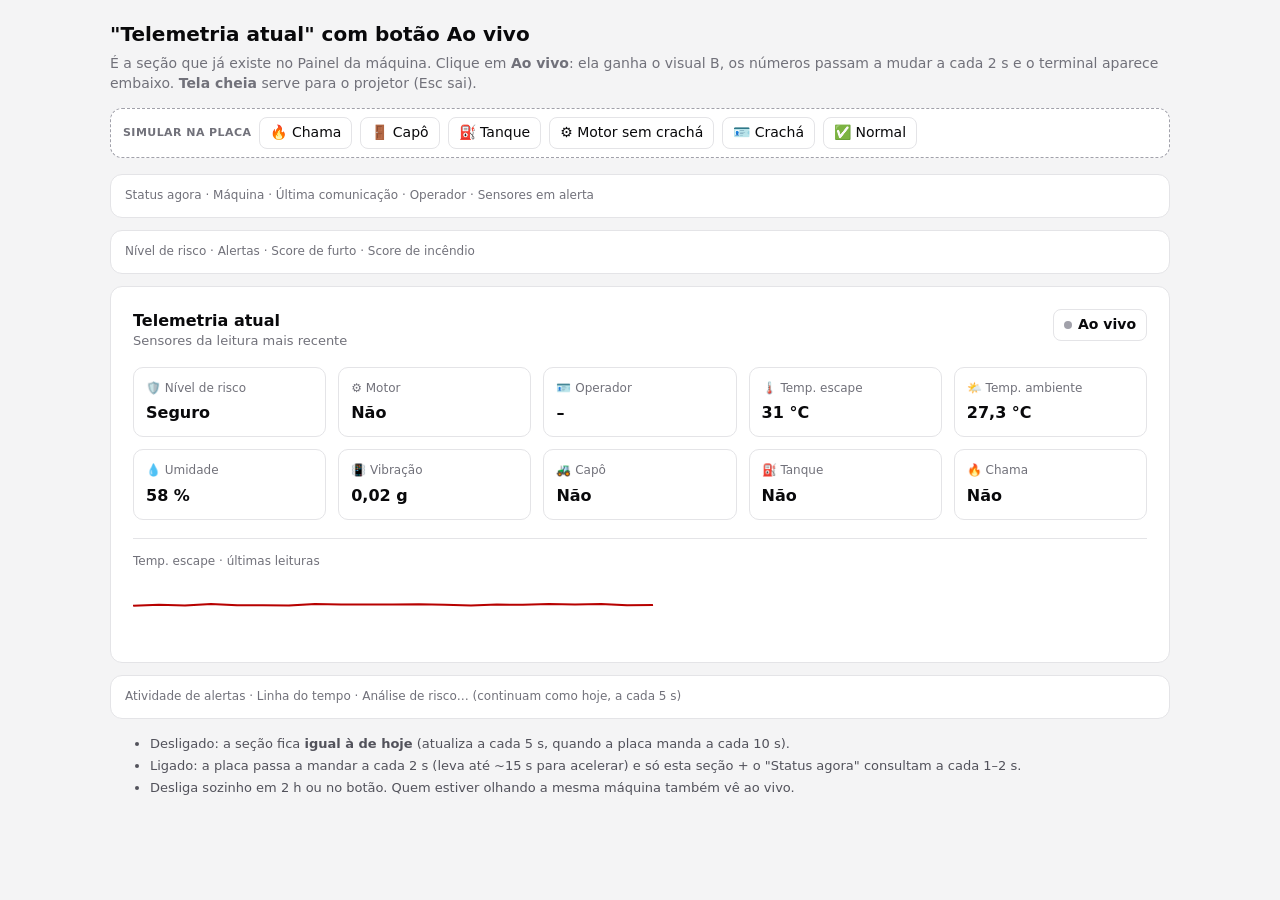
<file: docs/superpowers/specs/2026-10-06-ao-vivo-mockup.html>
<!DOCTYPE html>
<html lang="pt-BR">
<head>
<meta charset="utf-8">
<meta name="viewport" content="width=device-width, initial-scale=1">
<title>Modo ao vivo — v2</title>
<style>
  :root{--v-fundo:#f4f4f5;--v-card:#fff;--v-hover:#f4f4f5;--v-borda:#e4e4e7;--v-texto:#09090b;--v-texto2:#71717a;--v-texto-sec:#52525b;--s-furto:#2a78d6;--s-incendio:#b70100}
  *{box-sizing:border-box}
  body{margin:0;font:14px/1.45 Inter,system-ui,-apple-system,"Segoe UI",sans-serif;background:var(--v-fundo);color:var(--v-texto);padding:20px;max-width:1100px;margin:auto}
  h1{font-size:20px;margin:0 0 4px}.sub{color:var(--v-texto2);margin:0 0 14px}
  .sim{position:sticky;top:0;z-index:5;display:flex;gap:8px;flex-wrap:wrap;align-items:center;background:#fff;border:1px dashed #a1a1aa;border-radius:12px;padding:8px 12px;margin-bottom:16px}
  .sim b{font-size:11px;color:var(--v-texto2);text-transform:uppercase;letter-spacing:.04em}
  button{font:inherit;cursor:pointer;border:1px solid var(--v-borda);background:#fff;color:inherit;border-radius:8px;height:32px;padding:0 10px;transition:background .15s,transform .1s,border-color .3s,color .3s}
  button:hover{background:var(--v-hover)}button:active{transform:scale(.97)}
  .fake{height:44px;border-radius:12px;background:#fff;border:1px solid var(--v-borda);color:var(--v-texto2);font-size:12px;display:flex;align-items:center;padding:0 14px;margin-bottom:12px}
  /* seção */
  .sec{background:var(--v-card);border:1px solid var(--v-borda);border-radius:12px;padding:22px;transition:background .5s,border-color .5s,color .5s}
  .cab{display:flex;justify-content:space-between;align-items:flex-start;gap:10px;flex-wrap:wrap;margin-bottom:16px}
  .cab h2{margin:0;font-size:16px}.cab p{margin:0;color:var(--v-texto2);font-size:13px;transition:color .5s}
  .acoes{display:flex;gap:8px;align-items:center;flex-wrap:wrap}
  .btnVivo{display:inline-flex;align-items:center;gap:6px;font-weight:600}
  .btnVivo .dot{width:8px;height:8px;border-radius:50%;background:#a1a1aa;position:relative}
  .pill{display:none;align-items:center;gap:6px;font-size:12px;font-weight:600;border-radius:999px;padding:3px 9px;color:#fca5a5;border:1px solid #7f1d1d;background:rgba(127,29,29,.35)}
  .pill .dot,.on .btnVivo .dot{background:#e5484d}
  .pill .dot::after,.on .btnVivo .dot::after{content:"";position:absolute;inset:0;border-radius:50%;background:#e5484d;animation:pulso 1.4s ease-out infinite}
  .dot{width:8px;height:8px;border-radius:50%;position:relative;display:inline-block}
  @keyframes pulso{from{transform:scale(1);opacity:.7}to{transform:scale(2.8);opacity:0}}
  .cont{display:none;font-size:12px;color:#a1a1aa}
  .aguarda{display:none;font-size:12px;color:#fbbf24}
  .grid{display:grid;grid-template-columns:repeat(2,1fr);gap:12px}
  @media(min-width:760px){.grid{grid-template-columns:repeat(5,1fr)}}
  .kpi{border:1px solid var(--v-borda);border-radius:10px;padding:12px;transition:all .45s cubic-bezier(.2,.8,.2,1)}
  .kpi .k{font-size:12px;color:var(--v-texto2);display:flex;gap:6px;align-items:center;transition:color .45s}
  .kpi .v{font-size:16px;font-weight:600;margin-top:4px;font-variant-numeric:tabular-nums;transition:font-size .45s,color .3s}
  .kpi .v.pisca{animation:pisca .6s}
  @keyframes pisca{0%{opacity:.35}100%{opacity:1}}
  .banner{max-height:0;overflow:hidden;opacity:0;border-radius:10px;font-weight:600;transition:all .35s;padding:0 14px}
  .banner.show{max-height:60px;opacity:1;padding:11px 14px;margin-bottom:12px}
  .banner.fogo{background:#b70100;color:#fff}.banner.furto{background:#2a78d6;color:#fff}
  .term{max-height:0;opacity:0;overflow:hidden;transition:all .5s;background:#0b0d10;border:1px solid #26282e;border-radius:10px;font:12.5px/1.6 ui-monospace,"Cascadia Mono",Consolas,monospace;color:#d4d4d8;display:flex;flex-direction:column;justify-content:flex-end;padding:0 12px}
  .ln{display:flex;gap:10px;white-space:nowrap;animation:entra .35s cubic-bezier(.2,.8,.2,1)}
  @keyframes entra{from{opacity:0;transform:translateY(8px)}to{opacity:1;transform:none}}
  .ln .h{color:#71717a}.ln .txt{flex:1;overflow:hidden;text-overflow:ellipsis}.ln .ok{color:#71717a}.ln .ok.g{color:#4ade80}
  .ln.fogo{background:rgba(229,72,77,.16);color:#fecaca;border-radius:4px}.ln.furto{background:rgba(57,135,229,.18);color:#bfdbfe;border-radius:4px}.ln.cracha{color:#fde68a}
  .grafico{margin-top:16px;border-top:1px solid var(--v-borda);padding-top:14px;color:var(--v-texto2);font-size:12px;transition:border-color .5s}
  .grafico svg{width:100%;height:70px;display:block}
  /* LIGADO: visual B */
  .sec.on{background:#0b0d10;border-color:#26282e;color:#e4e4e7}
  .sec.on .cab p{color:#a1a1aa}
  .sec.on button{background:#16181d;border-color:#33363d;color:#e4e4e7}
  .sec.on .btnVivo{border-color:#7f1d1d;color:#fca5a5}
  .sec.on .pill,.sec.on .cont{display:inline-flex}
  .sec.on .kpi{background:#16181d;border-color:#26282e}
  .sec.on .kpi .k{color:#a1a1aa;text-transform:uppercase;letter-spacing:.04em;font-size:11px}
  .sec.on .kpi .v{font-size:24px}
  .sec.on .kpi.alerta{background:rgba(229,72,77,.18);border-color:#e5484d}.sec.on .kpi.alerta .v{color:#fca5a5}
  .sec.on .kpi.azul{background:rgba(57,135,229,.18);border-color:#3987e5}.sec.on .kpi.azul .v{color:#93c5fd}
  .kpi.alerta .v{color:#b70100}.kpi.azul .v{color:#2a78d6}
  .sec.on .term{max-height:200px;height:200px;opacity:1;margin-top:14px;padding:10px 12px}
  .sec.on .grafico{border-color:#26282e}
  .sec.full{position:fixed;inset:0;z-index:50;border-radius:0;overflow:auto;padding:28px}
  .nota{margin-top:16px;color:var(--v-texto-sec);font-size:13px}
  .nota li{margin:3px 0}
</style>
</head>
<body>
<h1>"Telemetria atual" com botão Ao vivo</h1>
<p class="sub">É a seção que já existe no Painel da máquina. Clique em <b>Ao vivo</b>: ela ganha o visual B, os números passam a mudar a cada 2 s e o terminal aparece embaixo. <b>Tela cheia</b> serve para o projetor (Esc sai).</p>

<div class="sim"><b>Simular na placa</b>
  <button onclick="ev('fogo')">🔥 Chama</button><button onclick="ev('capo')">🚪 Capô</button><button onclick="ev('tanque')">⛽ Tanque</button>
  <button onclick="ev('motor')">⚙️ Motor sem crachá</button><button onclick="ev('cracha')">🪪 Crachá</button><button onclick="ev('calma')">✅ Normal</button>
</div>

<div class="fake">Status agora · Máquina · Última comunicação · Operador · Sensores em alerta</div>
<div class="fake">Nível de risco · Alertas · Score de furto · Score de incêndio</div>

<section class="sec" id="sec">
  <div class="cab">
    <div><h2>Telemetria atual</h2><p id="subt">Sensores da leitura mais recente</p></div>
    <div class="acoes">
      <span class="aguarda" id="aguarda">aguardando a placa acelerar…</span>
      <span class="pill"><span class="dot"></span>AO VIVO</span>
      <span class="cont">desliga em <span id="cont">2:00:00</span></span>
      <button class="btnVivo" id="btnVivo" onclick="alterna()"><span class="dot"></span><span id="txtVivo">Ao vivo</span></button>
      <button id="btnFull" onclick="tela()" style="display:none">⛶ Tela cheia</button>
    </div>
  </div>
  <div class="banner" id="banner"></div>
  <div class="grid" id="grid"></div>
  <div class="term" id="term"></div>
  <div class="grafico">Temp. escape · últimas leituras<svg id="spark" viewBox="0 0 300 70" preserveAspectRatio="none"><polyline id="pl" fill="none" stroke="#b70100" stroke-width="2" points=""/></svg></div>
</section>

<div class="fake" style="margin-top:12px">Atividade de alertas · Linha do tempo · Análise de risco… (continuam como hoje, a cada 5 s)</div>

<ul class="nota">
  <li>Desligado: a seção fica <b>igual à de hoje</b> (atualiza a cada 5 s, quando a placa manda a cada 10 s).</li>
  <li>Ligado: a placa passa a mandar a cada 2 s (leva até ~15 s para acelerar) e só esta seção + o "Status agora" consultam a cada 1–2 s.</li>
  <li>Desliga sozinho em 2 h ou no botão. Quem estiver olhando a mesma máquina também vê ao vivo.</li>
</ul>

<script>
const est={risco:'Seguro',motor:false,op:null,esc:31,amb:27.3,umi:58,vib:0.02,capo:false,tanque:false,chama:false};
let vivo=false,hist=[],timer=null,acelerou=false;
const fmt=(n,c=1)=>n.toFixed(c).replace('.',',');
const KPIS=[['risco','🛡️','Nível de risco',()=>est.risco],['motor','⚙️','Motor',()=>est.motor?'Sim':'Não'],['op','🪪','Operador',()=>est.op?est.op:(est.motor?'Sem crachá':'–')],
 ['esc','🌡️','Temp. escape',()=>Math.round(est.esc)+' °C'],['amb','🌤️','Temp. ambiente',()=>fmt(est.amb)+' °C'],['umi','💧','Umidade',()=>Math.round(est.umi)+' %'],
 ['vib','📳','Vibração',()=>fmt(est.vib,2)+' g'],['capo','🚜','Capô',()=>est.capo?'Sim':'Não'],['tanque','⛽','Tanque',()=>est.tanque?'Sim':'Não'],['chama','🔥','Chama',()=>est.chama?'Sim':'Não']];
grid.innerHTML=KPIS.map(([id,ic,k])=>`<div class="kpi" id="k_${id}"><div class="k">${ic} ${k}</div><div class="v" id="v_${id}"></div></div>`).join('');
function pintar(){
  est.risco=est.chama||est.esc>80?'Crítico':(est.capo||est.tanque||(est.motor&&!est.op))?'Alto':'Seguro';
  for(const [id,,,f] of KPIS){const v=document.getElementById('v_'+id),n=f();if(v.textContent!==n){v.textContent=n;v.classList.remove('pisca');void v.offsetWidth;v.classList.add('pisca');}}
  const cls=(id,c,on)=>document.getElementById('k_'+id).classList.toggle(c,on);
  cls('chama','alerta',est.chama);cls('esc','alerta',est.esc>80);cls('risco','alerta',est.risco==='Crítico');cls('risco','azul',est.risco==='Alto');
  cls('capo','azul',est.capo);cls('tanque','azul',est.tanque);cls('motor','azul',est.motor&&!est.op);cls('op','azul',est.motor&&!est.op);
  hist.push(est.esc);if(hist.length>40)hist.shift();const mx=Math.max(60,...hist);
  pl.setAttribute('points',hist.map((v,i)=>`${i*(300/39)},${68-(v/mx)*64}`).join(' '));
}
function linha(txt,c){if(!vivo)return;const d=document.createElement('div');d.className='ln'+(c?' '+c:'');
  d.innerHTML=`<span class="h">${new Date().toLocaleTimeString('pt-BR')}</span><span class="txt">${txt}</span><span class="ok">gravando…</span>`;term.appendChild(d);
  setTimeout(()=>{const o=d.querySelector('.ok');o.textContent='✓ gravado';o.classList.add('g')},350+Math.random()*400);while(term.children.length>9)term.firstChild.remove();}
function leitura(){
  est.amb+=(Math.random()-.5)*.2;est.umi+=(Math.random()-.5)*.6;est.vib=est.motor?0.3+Math.random()*.2:Math.random()*.04;
  est.esc=est.chama?Math.min(est.esc+9+Math.random()*4,180):est.esc+(31-est.esc)*.25+(Math.random()-.5);
  pintar();
  linha(`escape ${Math.round(est.esc)} °C · amb ${fmt(est.amb)} °C · umid ${Math.round(est.umi)} % · vib ${fmt(est.vib,2)} g · chama ${est.chama?'SIM':'não'} · capô ${est.capo?'aberto':'fechado'}`);
}
function agenda(){clearInterval(timer);timer=setInterval(leitura,vivo&&acelerou?2000:10000);}
function alterna(){
  vivo=!vivo;sec.classList.toggle('on',vivo);txtVivo.textContent=vivo?'Desligar':'Ao vivo';btnFull.style.display=vivo?'':'none';
  subt.textContent=vivo?'Atualizando a cada 2 s · cada linha aparece depois de gravada no banco':'Sensores da leitura mais recente';
  if(vivo){acelerou=false;aguarda.style.display='inline';term.innerHTML='';
    setTimeout(()=>{if(!vivo)return;acelerou=true;aguarda.style.display='none';linha('placa em modo rápido · telemetria a cada 2 s');agenda();leitura();},2500);
  }else{aguarda.style.display='none';sec.classList.remove('full');banner.className='banner';acelerou=false;}
  agenda();
}
function tela(){sec.classList.toggle('full');}
document.addEventListener('keydown',e=>{if(e.key==='Escape')sec.classList.remove('full')});
function avisa(t,c){banner.className='banner show '+c;banner.textContent=t;clearTimeout(avisa.t);avisa.t=setTimeout(()=>banner.className='banner',6000);}
function ev(t){
  if(t==='fogo'){est.chama=true;linha('🔥 CHAMA DETECTADA · alerta de incêndio criado','fogo');vivo&&avisa('🔥 Alerta de incêndio · chama detectada agora','fogo');}
  if(t==='capo'){est.capo=true;linha('🚜 CAPÔ ABERTO · alerta de furto criado','furto');vivo&&avisa('🚜 Alerta de furto · capô aberto','furto');}
  if(t==='tanque'){est.tanque=true;linha('⛽ TANQUE ABERTO · alerta de furto criado','furto');vivo&&avisa('⛽ Alerta de furto · tanque aberto','furto');}
  if(t==='motor'){est.motor=true;linha('⚙️ MOTOR LIGADO SEM CRACHÁ · alerta de furto criado','furto');vivo&&avisa('⚙️ Alerta de furto · motor ligado sem crachá','furto');}
  if(t==='cracha'){est.op='Ana Souza';linha('🪪 Crachá 04A1B2C3 · Ana Souza iniciou o turno','cracha');}
  if(t==='calma'){Object.assign(est,{chama:false,capo:false,tanque:false,motor:false,op:null});linha('✅ sensores normalizados');banner.className='banner';}
  if(!vivo)return; pintar();
}
let seg=7200;setInterval(()=>{if(!vivo)return;seg--;cont.textContent=`${Math.floor(seg/3600)}:${String(Math.floor(seg%3600/60)).padStart(2,'0')}:${String(seg%60).padStart(2,'0')}`},1000);
for(let i=0;i<20;i++){hist.push(31+(Math.random()-.5)*2)}pintar();agenda();
</script>
</body>
</html>
</file>
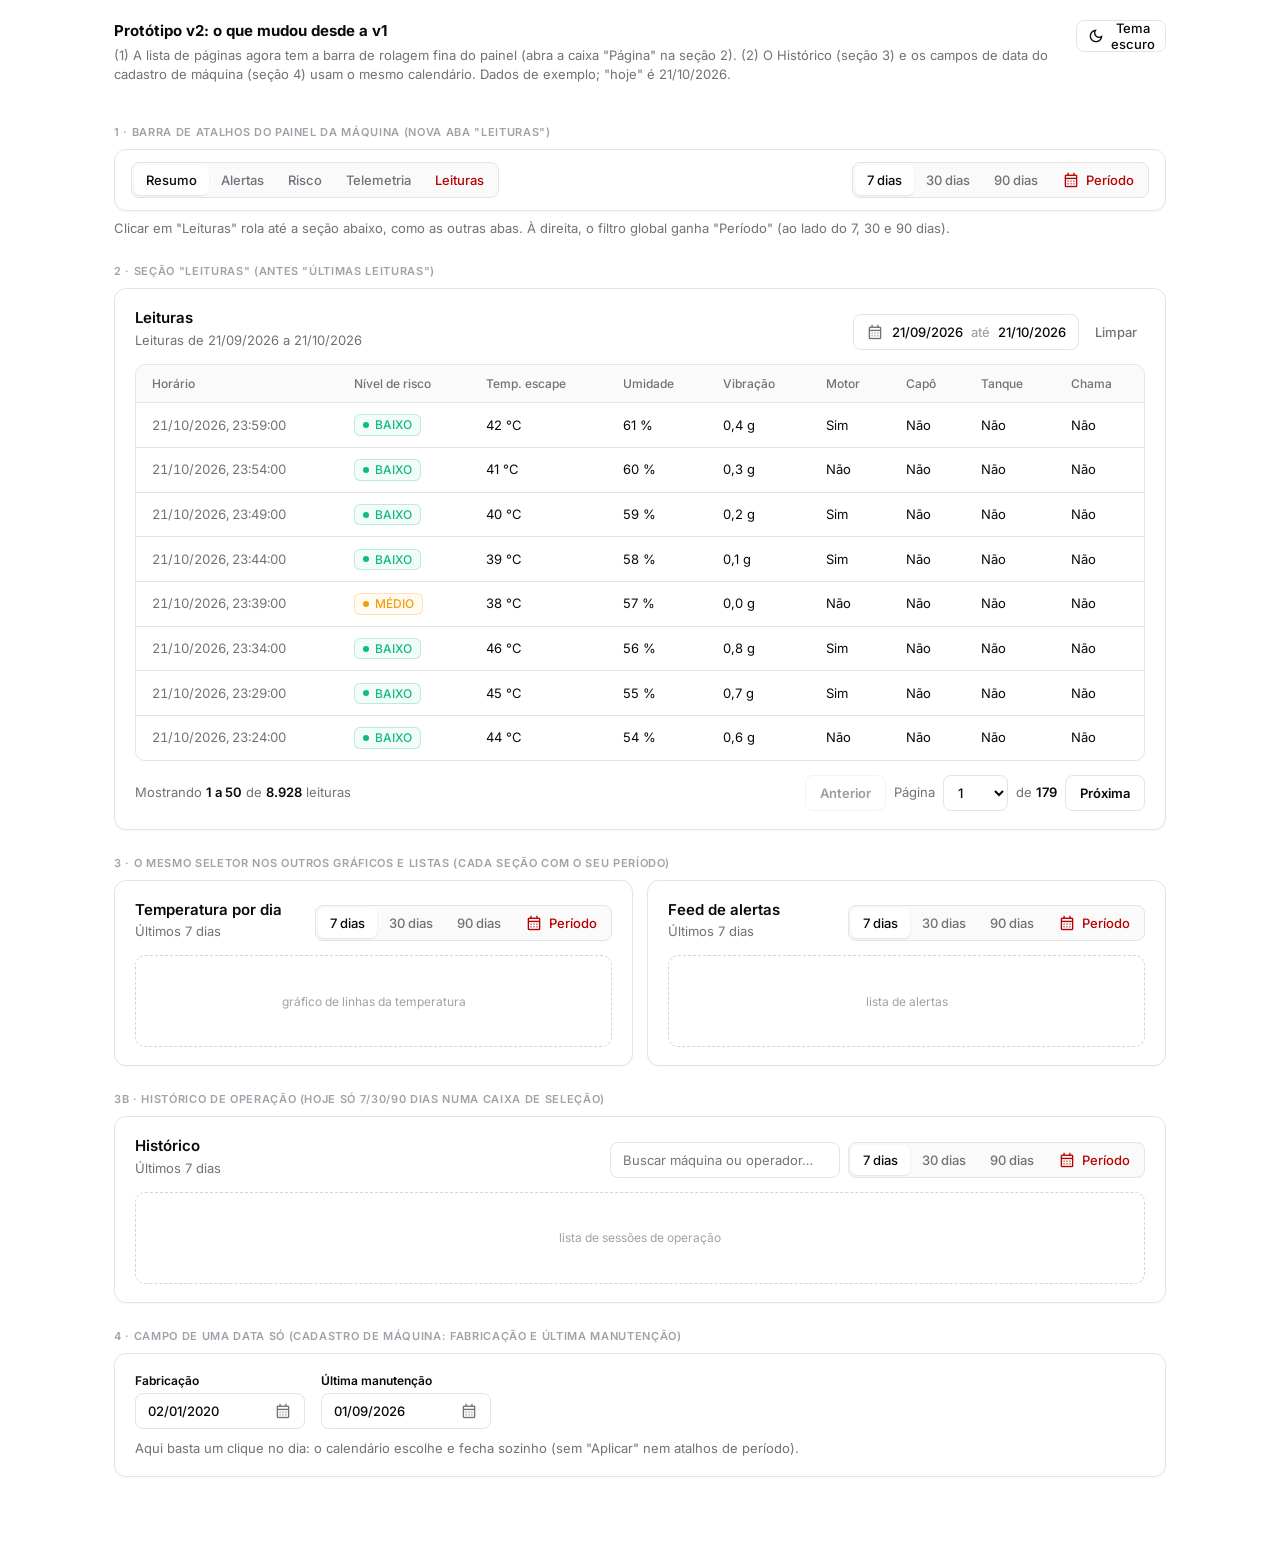
<file: docs/superpowers/specs/2026-10-21-leituras-calendario-mockup.html>
<!DOCTYPE html>
<html lang="pt-BR">
<head>
<meta charset="utf-8">
<meta name="viewport" content="width=device-width,initial-scale=1">
<title>Protótipo v2: calendário, Leituras e outros lugares</title>
<link rel="preconnect" href="https://fonts.googleapis.com">
<link href="https://fonts.googleapis.com/css2?family=Inter:wght@400;500;600&display=swap" rel="stylesheet">
<link href="https://fonts.googleapis.com/css2?family=Material+Symbols+Outlined:opsz,wght,FILL,GRAD@20..24,400,0,0" rel="stylesheet">
<style>
  :root{
    --card:#ffffff; --suave:#fafafa; --hover:#f4f4f5; --borda:#e4e4e7; --borda-forte:#d4d4d8;
    --texto:#09090b; --texto2:#71717a; --texto3:#a1a1aa; --vermelho:#b70100; --vermelho-fundo:#b701000f; --vermelho-faixa:#b7010014;
    --fundo:#ffffff; --curva:cubic-bezier(0.23,1,0.32,1);
  }
  :root[data-tema="escuro"]{
    --card:#111113; --suave:#18181b; --hover:#27272a; --borda:#27272a; --borda-forte:#3f3f46;
    --texto:#fafafa; --texto2:#a1a1aa; --texto3:#71717a; --vermelho:#ef4444; --vermelho-fundo:#ef44441f; --vermelho-faixa:#ef444426;
    --fundo:#09090b;
  }
  *{box-sizing:border-box}
  body{margin:0;background:var(--fundo);color:var(--texto);font:400 14px/1.45 Inter,system-ui,sans-serif;padding:20px 24px 80px;max-width:1100px;margin-inline:auto}
  .ms{font-family:'Material Symbols Outlined';font-size:18px;line-height:1;font-weight:400;font-style:normal;display:inline-block;vertical-align:middle;user-select:none}
  h1{font-size:15px;margin:0 0 4px} .nota{color:var(--texto2);font-size:13px;margin:0 0 16px}
  .topo{display:flex;justify-content:space-between;align-items:flex-start;gap:12px;margin-bottom:6px}
  .tema{height:32px;padding:0 10px;border:1px solid var(--borda);border-radius:8px;background:var(--card);color:var(--texto);font:500 13px Inter;cursor:pointer;display:inline-flex;align-items:center;gap:6px}
  .rotulo{font-size:11px;letter-spacing:.06em;text-transform:uppercase;color:var(--texto3);margin:26px 0 8px;font-weight:600}
  .card{background:var(--card);border:1px solid var(--borda);border-radius:12px;box-shadow:0 1px 2px rgba(0,0,0,.03)}
  .sec-cab{display:flex;align-items:flex-end;justify-content:space-between;gap:12px;flex-wrap:wrap;padding:18px 20px 14px}
  .sec-cab h2{font-size:15px;font-weight:600;margin:0} .sec-cab p{margin:2px 0 0;color:var(--texto2);font-size:13px}

  /* segmentado (mesmo .per-btn do painel) */
  .seg{display:inline-flex;align-items:center;height:36px;padding:2px;border:1px solid var(--borda);border-radius:8px;background:var(--suave)}
  .per-btn{height:100%;padding:0 12px;border-radius:6px;font:500 13px Inter;color:var(--texto2);background:none;border:0;cursor:pointer;white-space:nowrap;display:inline-flex;align-items:center;gap:6px;transition:background .15s,color .15s}
  .per-btn:hover{color:var(--texto)}
  .per-btn[aria-pressed="true"]{background:var(--card);color:var(--texto);box-shadow:0 1px 2px rgba(0,0,0,.1)}
  .per-btn.nova{color:var(--vermelho)}

  /* botoes e campos */
  .campo{height:36px;display:inline-flex;align-items:center;gap:8px;padding:0 12px;border:1px solid var(--borda);border-radius:8px;background:var(--card);color:var(--texto);font:500 13px Inter;cursor:pointer;transition:background .15s,border-color .15s,box-shadow .15s}
  .campo:hover{background:var(--hover)} .campo:focus-visible,.campo[aria-expanded="true"]{outline:none;border-color:var(--borda-forte);box-shadow:0 0 0 3px var(--vermelho-fundo)}
  .campo .ms{color:var(--texto2)} .campo .sep{color:var(--texto3)}
  .btn{height:36px;padding:0 14px;border-radius:8px;border:1px solid var(--borda);background:var(--card);color:var(--texto);font:600 13px Inter;cursor:pointer;transition:background .15s,transform .1s}
  .btn:hover{background:var(--hover)} .btn:active{transform:scale(.97)} .btn:disabled{opacity:.4;pointer-events:none}
  .btn.prim{background:var(--vermelho);border-color:var(--vermelho);color:#fff} .btn.prim:hover{filter:brightness(.92)}
  .link{background:none;border:0;color:var(--texto2);font:500 13px Inter;cursor:pointer;padding:6px 8px;border-radius:6px} .link:hover{color:var(--texto);background:var(--hover)}

  /* tabela */
  .tabela-wrap{margin:0 20px 14px;border:1px solid var(--borda);border-radius:10px;overflow-x:auto}
  table{width:100%;border-collapse:collapse;text-align:left;white-space:nowrap}
  thead tr{background:var(--suave);border-bottom:1px solid var(--borda);font-size:12px;color:var(--texto2)} th{padding:10px 16px;font-weight:500}
  td{padding:11px 16px;font-size:13px;border-bottom:1px solid var(--borda)} tbody tr:last-child td{border-bottom:0} tbody tr:hover{background:var(--suave)}
  .pill{display:inline-flex;align-items:center;gap:6px;font-size:12px;font-weight:500;padding:1px 8px;border-radius:6px;border:1px solid}
  .pill i{width:6px;height:6px;border-radius:50%;background:currentColor}
  .tab-n{font-variant-numeric:tabular-nums;color:var(--texto2)}

  /* paginador */
  .pager{display:flex;align-items:center;justify-content:space-between;gap:10px;flex-wrap:wrap;margin:0 20px 18px;font-size:13px;color:var(--texto2)}
  .pager .grupo{display:flex;align-items:center;gap:8px}
  .pager select{height:36px;padding:0 10px;border:1px solid var(--borda);border-radius:8px;background:var(--card);color:var(--texto);font:500 13px Inter;cursor:pointer}
  .pager .tot{color:var(--texto)} .pager b{color:var(--texto);font-weight:600}

  /* select no padrao do painel (Chrome 135+) */
  @supports (appearance: base-select){
    select,::picker(select){appearance:base-select}
    select{font:inherit;display:inline-flex;align-items:center;gap:6px}
    select::picker-icon{font-family:'Material Symbols Outlined';content:'expand_more';font-size:18px;color:var(--texto2);transition:rotate .2s ease}
    select:open::picker-icon{rotate:180deg}
    ::picker(select){margin-top:6px;padding:4px;border:1px solid var(--borda);border-radius:10px;background:var(--card);color:var(--texto);box-shadow:0 10px 30px rgba(0,0,0,.08);font:500 14px/1.3 Inter;min-width:max(anchor-size(width),88px);max-height:260px;
      /* barra de rolagem fina e arredondada, no tom da borda (a lista aberta e uma camada propria do navegador e nao herdava o estilo) */
      scrollbar-width:thin;scrollbar-color:var(--borda-forte) transparent;overscroll-behavior:contain}
    ::picker(select)::-webkit-scrollbar{width:8px} ::picker(select)::-webkit-scrollbar-thumb{background:var(--borda-forte);border-radius:8px}
    ::picker(select)::-webkit-scrollbar-button{display:none}
    option{display:flex;align-items:center;gap:8px;padding:7px 10px;border-radius:6px;cursor:pointer}
    option:hover,option:focus-visible{background:var(--hover);outline:none}
    option:checked{background:var(--vermelho-fundo);color:var(--vermelho);font-weight:600}
    option::checkmark{order:1;margin-left:auto;font-family:'Material Symbols Outlined';content:'check';font-size:18px}
  }

  /* ---------- CALENDARIO ---------- */
  #cal{position:fixed;z-index:50;width:min(560px,calc(100vw - 24px));background:var(--card);border:1px solid var(--borda);border-radius:12px;box-shadow:0 14px 40px rgba(0,0,0,.14);
       display:none;opacity:0;transform:translateY(-4px) scale(.98);transform-origin:top left;transition:opacity 150ms var(--curva),transform 150ms var(--curva)}
  #cal.aberto{display:block} #cal.vis{opacity:1;transform:none}
  .cal-corpo{display:flex}
  .cal-atalhos{width:150px;flex:none;padding:12px 8px;border-right:1px solid var(--borda);display:flex;flex-direction:column;gap:2px}
  .cal-atalhos button{text-align:left;padding:7px 10px;border-radius:6px;border:0;background:none;color:var(--texto);font:500 13px Inter;cursor:pointer;transition:background .12s}
  .cal-atalhos button:hover{background:var(--hover)}
  .cal-atalhos button[aria-pressed="true"]{background:var(--vermelho-fundo);color:var(--vermelho);font-weight:600}
  .cal-mes{flex:1;padding:12px 14px 8px;min-width:0}
  .cal-cab{display:flex;align-items:center;justify-content:space-between;margin-bottom:6px}
  .cal-titulo{font:600 14px Inter;text-transform:capitalize;padding:4px 8px;border-radius:6px}
  .cal-nav{display:flex;gap:2px} .cal-nav button{width:30px;height:30px;border-radius:8px;border:0;background:none;color:var(--texto2);cursor:pointer;display:grid;place-items:center}
  .cal-nav button:hover{background:var(--hover);color:var(--texto)}
  .cal-grade{display:grid;grid-template-columns:repeat(7,1fr);row-gap:2px}
  .cal-sem{font-size:11px;font-weight:500;color:var(--texto3);text-align:center;padding:6px 0;text-transform:uppercase}
  .dia{height:36px;border:0;background:none;color:var(--texto);font:500 13px Inter;cursor:pointer;position:relative;font-variant-numeric:tabular-nums;display:grid;place-items:center}
  .dia span{width:34px;height:34px;border-radius:8px;display:grid;place-items:center;transition:background .12s,color .12s}
  .dia:hover span{background:var(--hover)}
  .dia.fora{color:var(--texto3)}
  .dia.hoje span{box-shadow:inset 0 0 0 1px var(--borda-forte)}
  .dia.meio{background:var(--vermelho-faixa)} .dia.meio span{color:var(--vermelho)} .dia.meio:hover span{background:var(--vermelho-faixa)}
  .dia.ini,.dia.fim{background:linear-gradient(90deg,transparent 50%,var(--vermelho-faixa) 50%)}
  .dia.fim{background:linear-gradient(90deg,var(--vermelho-faixa) 50%,transparent 50%)}
  .dia.ini.fim{background:none}
  .dia.ini span,.dia.fim span{background:var(--vermelho);color:#fff;font-weight:600}
  .dia.futuro{color:var(--texto3);opacity:.45;cursor:not-allowed} .dia.futuro:hover span{background:none}
  .cal-rod{display:flex;align-items:center;justify-content:space-between;gap:10px;padding:10px 14px;border-top:1px solid var(--borda)}
  .cal-resumo{font-size:13px;color:var(--texto2)} .cal-resumo b{color:var(--texto);font-weight:600}
  .cal-acoes{display:flex;gap:8px;align-items:center}
  #cal.unico{width:min(320px,calc(100vw - 24px))} #cal.unico .cal-atalhos,#cal.unico #calAplicar{display:none}
  @media (max-width:560px){ .cal-atalhos{display:none} }
  @media (prefers-reduced-motion:reduce){ #cal{transition:none} }

  .dois{display:grid;grid-template-columns:1fr 1fr;gap:14px} @media (max-width:820px){.dois{grid-template-columns:1fr}}
  .miniatura{height:92px;margin:0 20px 18px;border:1px dashed var(--borda-forte);border-radius:10px;display:grid;place-items:center;color:var(--texto3);font-size:12px}
</style>
</head>
<body>
<div class="topo">
  <div>
    <h1>Protótipo v2: o que mudou desde a v1</h1>
    <p class="nota">(1) A lista de páginas agora tem a barra de rolagem fina do painel (abra a caixa "Página" na seção 2). (2) O Histórico (seção 3) e os campos de data do cadastro de máquina (seção 4) usam o mesmo calendário. Dados de exemplo; "hoje" é 21/10/2026.</p>
  </div>
  <button class="tema" id="tema"><span class="ms">dark_mode</span><span id="temaTxt">Tema escuro</span></button>
</div>

<div class="rotulo">1 · Barra de atalhos do Painel da máquina (nova aba "Leituras")</div>
<div class="card" style="padding:12px 16px;display:flex;gap:12px;flex-wrap:wrap;align-items:center;justify-content:space-between">
  <div class="seg" id="atalhos" style="max-width:100%;overflow-x:auto">
    <button class="per-btn" aria-pressed="true">Resumo</button>
    <button class="per-btn" aria-pressed="false">Alertas</button>
    <button class="per-btn" aria-pressed="false">Risco</button>
    <button class="per-btn" aria-pressed="false">Telemetria</button>
    <button class="per-btn nova" aria-pressed="false">Leituras</button>
  </div>
  <div class="seg" id="globalSeg" title="Período dos gráficos e alertas (já existe hoje: 7/30/90)">
    <button class="per-btn" data-dias="7" aria-pressed="true">7 dias</button>
    <button class="per-btn" data-dias="30" aria-pressed="false">30 dias</button>
    <button class="per-btn" data-dias="90" aria-pressed="false">90 dias</button>
    <button class="per-btn nova" data-custom aria-pressed="false"><span class="ms">calendar_month</span><span class="rot">Período</span></button>
  </div>
</div>
<p class="nota" style="margin-top:8px">Clicar em "Leituras" rola até a seção abaixo, como as outras abas. À direita, o filtro global ganha "Período" (ao lado do 7, 30 e 90 dias).</p>

<div class="rotulo">2 · Seção "Leituras" (antes "Últimas leituras")</div>
<section class="card">
  <div class="sec-cab">
    <div><h2>Leituras</h2><p id="subLeituras">Leituras de 21/09/2026 a 21/10/2026</p></div>
    <div style="display:flex;gap:8px;flex-wrap:wrap;align-items:center">
      <button class="campo" id="trigLeituras" aria-haspopup="dialog" aria-expanded="false"><span class="ms">calendar_month</span><span id="txtLeituras">21/09/2026</span><span class="sep">até</span><span id="txtLeituras2">21/10/2026</span></button>
      <button class="link" id="limparLeituras">Limpar</button>
    </div>
  </div>
  <div class="tabela-wrap">
    <table>
      <thead><tr><th>Horário</th><th>Nível de risco</th><th>Temp. escape</th><th>Umidade</th><th>Vibração</th><th>Motor</th><th>Capô</th><th>Tanque</th><th>Chama</th></tr></thead>
      <tbody id="corpo"></tbody>
    </table>
  </div>
  <div class="pager">
    <div id="pagResumo">Mostrando <b>1 a 50</b> de <b>8.928</b> leituras</div>
    <div class="grupo">
      <button class="btn" id="ant">Anterior</button>
      <span>Página</span>
      <select id="selPag" aria-label="Ir para a página"></select>
      <span>de <b id="totPag">179</b></span>
      <button class="btn" id="prox">Próxima</button>
    </div>
  </div>
</section>

<div class="rotulo">3 · O mesmo seletor nos outros gráficos e listas (cada seção com o seu período)</div>
<div class="dois">
  <section class="card">
    <div class="sec-cab"><div><h2>Temperatura por dia</h2><p id="subTemp">Últimos 7 dias</p></div>
      <div class="seg" data-seg="temp">
        <button class="per-btn" data-dias="7" aria-pressed="true">7 dias</button>
        <button class="per-btn" data-dias="30" aria-pressed="false">30 dias</button>
        <button class="per-btn" data-dias="90" aria-pressed="false">90 dias</button>
        <button class="per-btn nova" data-custom aria-pressed="false"><span class="ms">calendar_month</span><span class="rot">Período</span></button>
      </div></div>
    <div class="miniatura">gráfico de linhas da temperatura</div>
  </section>
  <section class="card">
    <div class="sec-cab"><div><h2>Feed de alertas</h2><p id="subAlertas">Últimos 7 dias</p></div>
      <div class="seg" data-seg="alertas">
        <button class="per-btn" data-dias="7" aria-pressed="true">7 dias</button>
        <button class="per-btn" data-dias="30" aria-pressed="false">30 dias</button>
        <button class="per-btn" data-dias="90" aria-pressed="false">90 dias</button>
        <button class="per-btn nova" data-custom aria-pressed="false"><span class="ms">calendar_month</span><span class="rot">Período</span></button>
      </div></div>
    <div class="miniatura">lista de alertas</div>
  </section>
</div>

<div class="rotulo">3b · Histórico de operação (hoje só 7/30/90 dias numa caixa de seleção)</div>
<section class="card">
  <div class="sec-cab"><div><h2>Histórico</h2><p id="subHist">Últimos 7 dias</p></div>
    <div style="display:flex;gap:8px;flex-wrap:wrap;align-items:center">
      <input placeholder="Buscar máquina ou operador…" aria-label="Buscar" style="height:36px;width:230px;max-width:100%;border:1px solid var(--borda);border-radius:8px;padding:0 12px;background:var(--card);color:var(--texto);font:13px Inter">
      <div class="seg" data-seg="hist">
        <button class="per-btn" data-dias="7" aria-pressed="true">7 dias</button>
        <button class="per-btn" data-dias="30" aria-pressed="false">30 dias</button>
        <button class="per-btn" data-dias="90" aria-pressed="false">90 dias</button>
        <button class="per-btn nova" data-custom aria-pressed="false"><span class="ms">calendar_month</span><span class="rot">Período</span></button>
      </div></div></div>
  <div class="miniatura">lista de sessões de operação</div>
</section>

<div class="rotulo">4 · Campo de uma data só (cadastro de máquina: Fabricação e Última manutenção)</div>
<section class="card" style="padding:18px 20px">
  <div style="display:flex;gap:16px;flex-wrap:wrap">
    <label style="font-size:12px;font-weight:600">Fabricação<br>
      <button class="campo" id="trigFab" style="margin-top:4px;min-width:170px;justify-content:space-between" aria-haspopup="dialog" aria-expanded="false"><span id="txtFab">02/01/2020</span><span class="ms">calendar_month</span></button></label>
    <label style="font-size:12px;font-weight:600">Última manutenção<br>
      <button class="campo" id="trigMan" style="margin-top:4px;min-width:170px;justify-content:space-between" aria-haspopup="dialog" aria-expanded="false"><span id="txtMan">01/09/2026</span><span class="ms">calendar_month</span></button></label>
  </div>
  <p class="nota" style="margin:10px 0 0">Aqui basta um clique no dia: o calendário escolhe e fecha sozinho (sem "Aplicar" nem atalhos de período).</p>
</section>

<!-- CALENDARIO (um só, reaproveitado por todos os botões) -->
<div id="cal" role="dialog" aria-label="Escolher período">
  <div class="cal-corpo">
    <div class="cal-atalhos" id="calAtalhos"></div>
    <div class="cal-mes">
      <div class="cal-cab">
        <div class="cal-titulo" id="calTitulo"></div>
        <div class="cal-nav">
          <button data-nav="-12" aria-label="Ano anterior" title="Ano anterior"><span class="ms">keyboard_double_arrow_left</span></button>
          <button data-nav="-1" aria-label="Mês anterior"><span class="ms">chevron_left</span></button>
          <button data-nav="1" aria-label="Próximo mês"><span class="ms">chevron_right</span></button>
          <button data-nav="12" aria-label="Próximo ano" title="Próximo ano"><span class="ms">keyboard_double_arrow_right</span></button>
        </div>
      </div>
      <div class="cal-grade" id="calGrade"></div>
    </div>
  </div>
  <div class="cal-rod">
    <div class="cal-resumo" id="calResumo"></div>
    <div class="cal-acoes"><button class="link" id="calLimpar">Limpar</button><button class="btn prim" id="calAplicar">Aplicar</button></div>
  </div>
</div>

<script>
const MESES=['janeiro','fevereiro','março','abril','maio','junho','julho','agosto','setembro','outubro','novembro','dezembro'];
const HOJE=new Date(2026,9,21);
const dd=d=>new Date(d.getFullYear(),d.getMonth(),d.getDate());
const add=(d,n)=>{const x=new Date(d);x.setDate(x.getDate()+n);return x};
const igual=(a,b)=>!!a&&!!b&&a.getTime()===b.getTime();
const fmt=d=>d.toLocaleDateString('pt-BR');
const curto=d=>d.toLocaleDateString('pt-BR',{day:'numeric',month:'short'}).replace('.','');
const dias=(a,b)=>Math.round((b-a)/864e5)+1;
const ATALHOS=[
  ['Hoje',()=>[HOJE,HOJE]],['Ontem',()=>[add(HOJE,-1),add(HOJE,-1)]],
  ['Últimos 7 dias',()=>[add(HOJE,-6),HOJE]],['Últimos 30 dias',()=>[add(HOJE,-29),HOJE]],
  ['Este mês',()=>[new Date(2026,9,1),HOJE]],['Mês passado',()=>[new Date(2026,8,1),new Date(2026,8,30)]],
  ['Últimos 90 dias',()=>[add(HOJE,-89),HOJE]],
];
let cal={ancora:null,ini:null,fim:null,hover:null,vista:new Date(2026,9,1),cb:null};
const $=id=>document.getElementById(id), el=$('cal');

function abrir(ancora,ini,fim,cb,unico=false){
  cal={ancora,ini:ini&&dd(ini),fim:fim&&dd(fim),hover:null,vista:new Date((fim||ini||HOJE).getFullYear(),(fim||ini||HOJE).getMonth(),1),cb,unico};
  el.classList.toggle('unico',unico);
  ancora.setAttribute('aria-expanded','true');
  el.classList.add('aberto'); desenhar();
  const r=ancora.getBoundingClientRect(), w=el.offsetWidth, h=el.offsetHeight;
  let x=Math.min(Math.max(12,r.left),innerWidth-w-12), y=r.bottom+6; if(y+h>innerHeight-12&&r.top>h+12) y=r.top-h-6;
  el.style.left=x+'px'; el.style.top=y+'px';
  requestAnimationFrame(()=>el.classList.add('vis'));
}
function fechar(){ if(!cal.ancora) return; cal.ancora.setAttribute('aria-expanded','false'); el.classList.remove('vis'); setTimeout(()=>el.classList.remove('aberto'),150); cal.ancora=null; }
function faixa(){ let a=cal.ini,b=cal.fim||(cal.ini&&cal.hover); if(a&&b&&b<a)[a,b]=[b,a]; return [a,b]; }
function desenhar(){
  const [a,b]=faixa(), y=cal.vista.getFullYear(), m=cal.vista.getMonth();
  $('calTitulo').textContent=`${MESES[m]} de ${y}`;
  let h=['D','S','T','Q','Q','S','S'].map(s=>`<div class="cal-sem">${s}</div>`).join('');
  const primeiro=new Date(y,m,1), inicio=add(primeiro,-primeiro.getDay());
  for(let i=0;i<42;i++){
    const d=add(inicio,i), c=['dia'];
    if(d.getMonth()!==m) c.push('fora'); if(igual(d,HOJE)) c.push('hoje'); if(d>HOJE) c.push('futuro');
    if(a&&b&&d>=a&&d<=b){ if(igual(d,a)) c.push('ini'); if(igual(d,b)) c.push('fim'); if(!igual(d,a)&&!igual(d,b)) c.push('meio'); }
    else if(a&&!b&&igual(d,a)) c.push('ini','fim');
    h+=`<button class="${c.join(' ')}" data-t="${d.getTime()}" ${d>HOJE?'tabindex="-1"':''}><span>${d.getDate()}</span></button>`;
  }
  $('calGrade').innerHTML=h;
  $('calAtalhos').innerHTML=ATALHOS.map(([n,f],i)=>{const [x,z]=f();return `<button data-at="${i}" aria-pressed="${igual(x,cal.ini)&&igual(z,cal.fim)}">${n}</button>`}).join('');
  $('calResumo').innerHTML=cal.unico?'Escolha o dia':!a?'Escolha a data inicial':!b?`<b>${curto(a)}</b> até ...`:`<b>${curto(a)}</b> até <b>${curto(b)}</b> · ${dias(a,b)} ${dias(a,b)>1?'dias':'dia'}`;
  $('calAplicar').disabled=!a;
}
el.addEventListener('click',e=>{
  const t=e.target.closest('[data-t]'), n=e.target.closest('[data-nav]'), at=e.target.closest('[data-at]');
  if(t){ const d=new Date(+t.dataset.t); if(d>HOJE) return;
    if(cal.unico){ const cb=cal.cb; fechar(); cb(d); return; }
    if(!cal.ini||cal.fim){ cal.ini=d; cal.fim=null; } else { cal.fim=d; if(cal.fim<cal.ini)[cal.ini,cal.fim]=[cal.fim,cal.ini]; }
    cal.hover=null; if(d.getMonth()!==cal.vista.getMonth()) cal.vista=new Date(d.getFullYear(),d.getMonth(),1); desenhar(); }
  else if(n){ cal.vista=new Date(cal.vista.getFullYear(),cal.vista.getMonth()+ +n.dataset.nav,1); desenhar(); }
  else if(at){ [cal.ini,cal.fim]=ATALHOS[+at.dataset.at][1](); cal.vista=new Date(cal.fim.getFullYear(),cal.fim.getMonth(),1); desenhar(); }
});
el.addEventListener('mouseover',e=>{ const t=e.target.closest('[data-t]'); if(t&&cal.ini&&!cal.fim){ cal.hover=new Date(+t.dataset.t); if(cal.hover>HOJE) cal.hover=HOJE; desenhar(); } });
$('calLimpar').onclick=()=>{ cal.ini=cal.fim=cal.hover=null; desenhar(); };
$('calAplicar').onclick=()=>{ const [a,b]=faixa(); if(!a) return; const cb=cal.cb; fechar(); cb(a,b||a); };
document.addEventListener('mousedown',e=>{ if(cal.ancora&&!el.contains(e.target)&&!cal.ancora.contains(e.target)) fechar(); });
document.addEventListener('keydown',e=>{ if(e.key==='Escape'&&cal.ancora){ const a=cal.ancora; fechar(); a.focus(); } });

/* ---- Leituras ---- */
const POR_PAG=50, POR_DIA=288;
let per={ini:new Date(2026,8,21),fim:HOJE}, pag=1, totPag=1;
function totalLeituras(){ return dias(per.ini,per.fim)*POR_DIA; }
function nivel(){ const r=Math.random(); return r<.78?['BAIXO','#10b981']:r<.93?['MÉDIO','#f59e0b']:['ALTO','#ba1a1a']; }
function linhas(){
  const t=totalLeituras(); totPag=Math.max(1,Math.ceil(t/POR_PAG)); pag=Math.min(pag,totPag);
  const ini=(pag-1)*POR_PAG, fim=Math.min(t,ini+POR_PAG);
  let h=''; const base=new Date(per.fim.getFullYear(),per.fim.getMonth(),per.fim.getDate(),23,59,0);
  for(let i=0;i<8;i++){ const q=new Date(base.getTime()-(ini+i)*5*6e4), [n,c]=nivel(), s=i*7919+pag*31;
    h+=`<tr><td class="tab-n">${q.toLocaleString('pt-BR')}</td><td><span class="pill" style="color:${c};border-color:${c}40;background:${c}0d"><i></i>${n}</span></td><td>${38+s%9} °C</td><td>${52+s%11} %</td><td>0,${s%9} g</td><td>${s%3?'Sim':'Não'}</td><td>Não</td><td>Não</td><td>Não</td></tr>`; }
  $('corpo').innerHTML=h;
  $('pagResumo').innerHTML=`Mostrando <b>${(ini+1).toLocaleString('pt-BR')} a ${fim.toLocaleString('pt-BR')}</b> de <b>${t.toLocaleString('pt-BR')}</b> leituras`;
  $('totPag').textContent=totPag.toLocaleString('pt-BR');
  const s=$('selPag'); if(s.options.length!==totPag){ s.innerHTML=Array.from({length:totPag},(_,i)=>`<option value="${i+1}">${i+1}</option>`).join(''); }
  s.value=pag; $('ant').disabled=pag<=1; $('prox').disabled=pag>=totPag;
  $('subLeituras').textContent=`Leituras de ${fmt(per.ini)} a ${fmt(per.fim)}`;
  $('txtLeituras').textContent=fmt(per.ini); $('txtLeituras2').textContent=fmt(per.fim);
}
$('selPag').onchange=e=>{ pag=+e.target.value; linhas(); };
$('ant').onclick=()=>{ pag--; linhas(); }; $('prox').onclick=()=>{ pag++; linhas(); };
$('trigLeituras').onclick=e=>{ if(cal.ancora===e.currentTarget) return fechar(); abrir(e.currentTarget,per.ini,per.fim,(a,b)=>{ per={ini:a,fim:b}; pag=1; linhas(); }); };
$('limparLeituras').onclick=()=>{ per={ini:add(HOJE,-9),fim:HOJE}; pag=1; linhas(); $('subLeituras').textContent='As 10 leituras mais recentes da máquina (sem período)'; };

/* ---- segmentados com "Período" ---- */
function ligarSeg(seg,sub){
  seg.querySelectorAll('.per-btn').forEach(b=>b.addEventListener('click',()=>{
    if(b.hasAttribute('data-custom')){
      if(cal.ancora===b) return fechar();
      abrir(b,b._ini||add(HOJE,-6),b._fim||HOJE,(a,z)=>{ b._ini=a;b._fim=z; marcar(seg,b); b.querySelector('.rot').textContent=`${curto(a)} – ${curto(z)}`; if(sub) sub.textContent=`${fmt(a)} a ${fmt(z)}`; });
    } else { marcar(seg,b); const c=seg.querySelector('[data-custom] .rot'); if(c) c.textContent='Período'; if(sub) sub.textContent=`Últimos ${b.dataset.dias} dias`; }
  }));
}
const marcar=(seg,b)=>seg.querySelectorAll('.per-btn').forEach(x=>x.setAttribute('aria-pressed',String(x===b)));
ligarSeg($('globalSeg'),null); ligarSeg(document.querySelector('[data-seg=temp]'),$('subTemp')); ligarSeg(document.querySelector('[data-seg=alertas]'),$('subAlertas')); ligarSeg(document.querySelector('[data-seg=hist]'),$('subHist'));
[['trigFab','txtFab',new Date(2020,0,2)],['trigMan','txtMan',new Date(2026,8,1)]].forEach(([t,x,d0])=>{ let v=d0;
  $(t).onclick=e=>{ if(cal.ancora===e.currentTarget) return fechar(); abrir(e.currentTarget,v,v,d=>{ v=d; $(x).textContent=fmt(d); },true); }; });
$('atalhos').querySelectorAll('.per-btn').forEach(b=>b.addEventListener('click',()=>marcar($('atalhos'),b)));

$('tema').onclick=()=>{ const e=document.documentElement.dataset.tema==='escuro'; document.documentElement.dataset.tema=e?'':'escuro'; $('temaTxt').textContent=e?'Tema escuro':'Tema claro'; document.querySelector('#tema .ms').textContent=e?'dark_mode':'light_mode'; };
linhas();
</script>
</body>
</html>
</file>
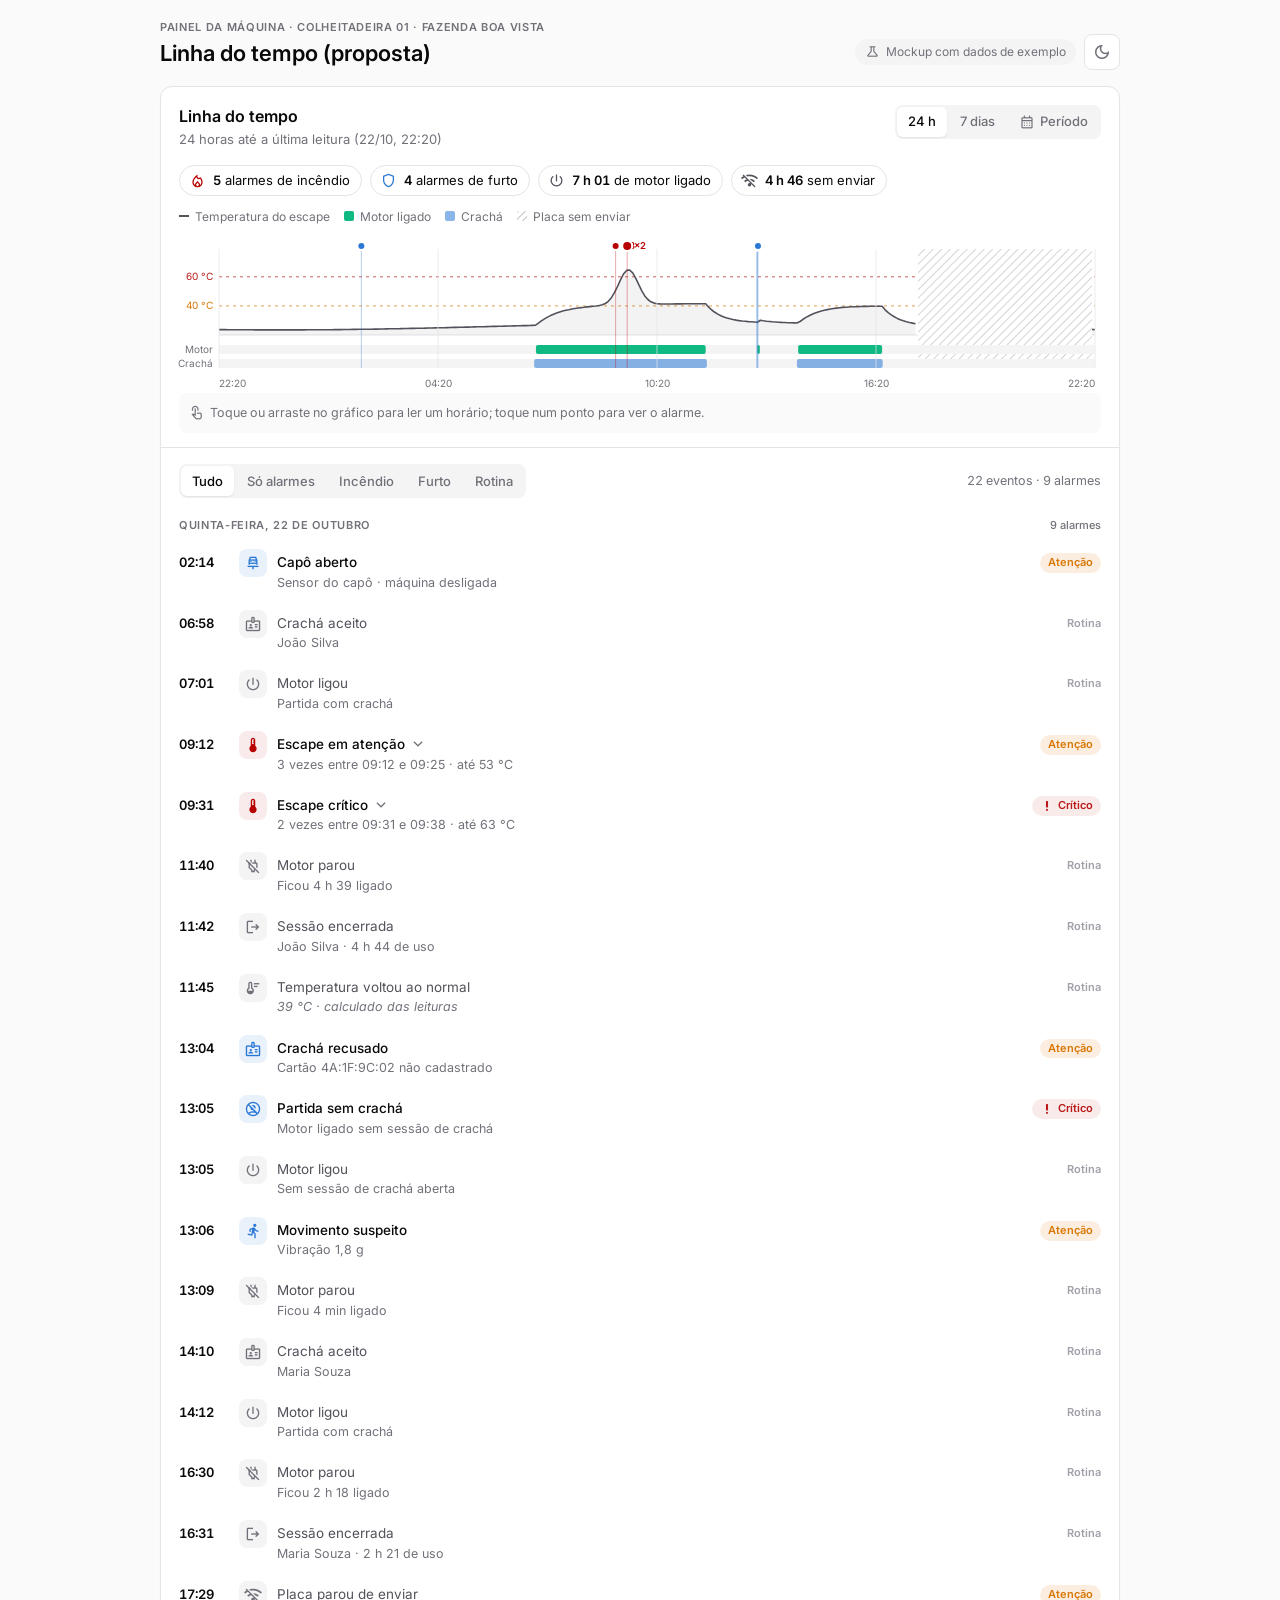
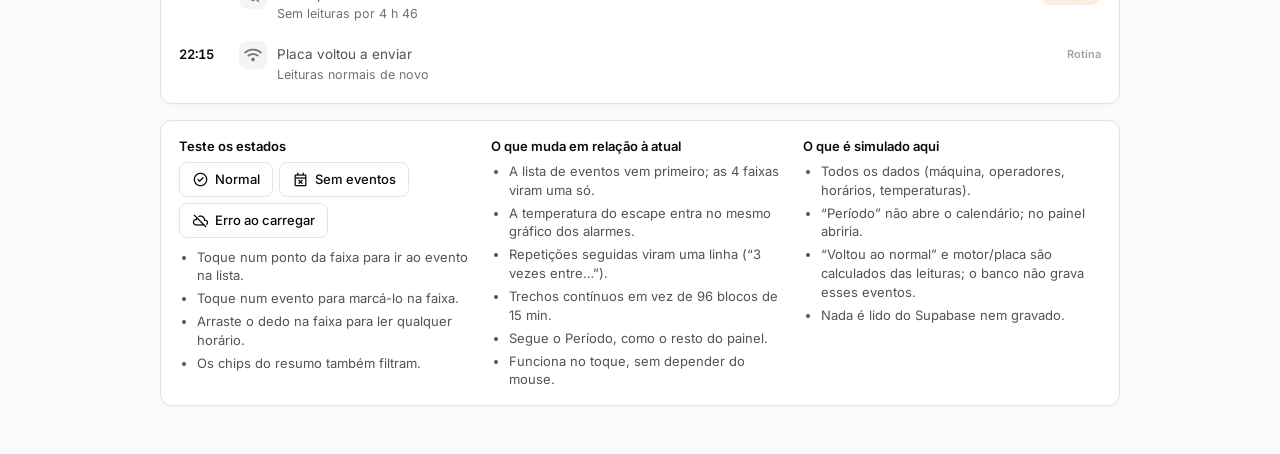
<file: docs/superpowers/specs/2026-10-22-linha-do-tempo-eventos-mockup.html>
<!doctype html>
<html lang="pt-BR"><head><meta charset="utf-8"><meta name="viewport" content="width=device-width,initial-scale=1,viewport-fit=cover"><style>[hidden]{display:none!important}body{margin:0}</style>
<title>Linha do tempo SOMPO</title>
<meta name="claude:viewport-fit-sides" content="cover">
<link rel="preconnect" href="https://fonts.googleapis.com">
<link rel="stylesheet" href="https://fonts.googleapis.com/css2?family=Inter:wght@400;500;600;700&display=swap">
<link rel="stylesheet" href="https://fonts.googleapis.com/css2?family=Material+Symbols+Outlined:opsz,wght,FILL,GRAD@20..24,400,0..1,0&display=swap">
<style>
/* Layout: uma coluna como o Painel da maquina; resumo, faixa do periodo e lista de eventos no mesmo cartao. Tokens copiados do painel SOMPO. */
:root{
  --fundo:#fafafa; --card:#ffffff; --suave:#fafafa; --hover:#f4f4f5; --borda:#e4e4e7; --borda-forte:#d4d4d8;
  --texto:#09090b; --texto2:#71717a; --texto3:#a1a1aa; --texto-sec:#52525b;
  --furto:#2a78d6; --incendio:#b70100; --atencao:#d97706; --critico:#ba1a1a; --ok:#10b981;
  --furto-bg:rgba(42,120,214,.10); --incendio-bg:rgba(183,1,0,.08); --atencao-bg:rgba(217,119,6,.12); --ok-bg:rgba(16,185,129,.12);
  --sel:rgba(42,120,214,.08);
  --fonte:Inter,system-ui,-apple-system,"Segoe UI",Roboto,sans-serif;
}
@media (prefers-color-scheme: dark){ :root:not([data-theme="light"]){
  --fundo:#09090b; --card:#111113; --suave:#18181b; --hover:#27272a; --borda:#27272a; --borda-forte:#3f3f46;
  --texto:#fafafa; --texto2:#a1a1aa; --texto3:#71717a; --texto-sec:#d4d4d8;
  --furto:#3987e5; --incendio:#e5484d; --atencao:#e6a23c; --critico:#e5484d; --ok:#34d399;
  --furto-bg:rgba(57,135,229,.16); --incendio-bg:rgba(229,72,77,.14); --atencao-bg:rgba(230,162,60,.16); --ok-bg:rgba(52,211,153,.14);
  --sel:rgba(57,135,229,.12); color-scheme:dark }}
:root[data-theme="dark"]{
  --fundo:#09090b; --card:#111113; --suave:#18181b; --hover:#27272a; --borda:#27272a; --borda-forte:#3f3f46;
  --texto:#fafafa; --texto2:#a1a1aa; --texto3:#71717a; --texto-sec:#d4d4d8;
  --furto:#3987e5; --incendio:#e5484d; --atencao:#e6a23c; --critico:#e5484d; --ok:#34d399;
  --furto-bg:rgba(57,135,229,.16); --incendio-bg:rgba(229,72,77,.14); --atencao-bg:rgba(230,162,60,.16); --ok-bg:rgba(52,211,153,.14);
  --sel:rgba(57,135,229,.12); color-scheme:dark }
*{box-sizing:border-box}
body{background:var(--fundo);color:var(--texto);font-family:var(--fonte);font-size:14px;line-height:1.45;
  padding-left:max(16px,env(safe-area-inset-left,0px));padding-right:max(16px,env(safe-area-inset-right,0px));padding-block:20px 48px}
.ms{font-family:'Material Symbols Outlined';font-weight:normal;font-style:normal;font-size:20px;line-height:1;display:inline-block;
  -webkit-font-feature-settings:'liga';font-feature-settings:'liga';font-variation-settings:'FILL' 0,'wght' 400,'opsz' 20;user-select:none}
.pagina{max-width:960px;margin:0 auto;display:flex;flex-direction:column;gap:16px}
.topo{display:flex;align-items:flex-end;justify-content:space-between;gap:12px;flex-wrap:wrap}
.olho{font-size:11px;font-weight:600;letter-spacing:.06em;text-transform:uppercase;color:var(--texto2)}
h1{font-size:22px;font-weight:600;margin:2px 0 0;text-wrap:balance}
.aviso{font-size:12px;color:var(--texto2);display:inline-flex;align-items:center;gap:6px;background:var(--hover);border-radius:999px;padding:4px 10px}
button{font:inherit;color:inherit;background:none;border:0;cursor:pointer}
button:focus-visible{outline:2px solid var(--furto);outline-offset:2px;border-radius:6px}
.icone-btn{width:36px;height:36px;display:grid;place-items:center;border:1px solid var(--borda);border-radius:8px;background:var(--card);color:var(--texto2)}
.card{background:var(--card);border:1px solid var(--borda);border-radius:12px;box-shadow:0 1px 2px rgba(0,0,0,.03)}
.cab{padding:18px 18px 6px;display:flex;justify-content:space-between;align-items:flex-start;gap:12px;flex-wrap:wrap}
.cab h2{font-size:16px;font-weight:600;margin:0}
.sub{font-size:13px;color:var(--texto2);margin:2px 0 0}
.seg{display:inline-flex;height:34px;padding:2px;border-radius:8px;background:var(--hover);gap:2px;flex-wrap:nowrap;max-width:100%;overflow-x:auto}
.seg button{display:inline-flex;align-items:center;gap:5px;height:100%;padding:0 11px;border-radius:6px;font-size:13px;font-weight:500;color:var(--texto2);white-space:nowrap;transition:background-color .15s,color .15s}
.seg button[aria-pressed="true"]{background:var(--card);color:var(--texto);box-shadow:0 1px 2px rgba(0,0,0,.08)}
.seg .ms{font-size:16px}
/* resumo */
.resumo{display:flex;gap:8px;flex-wrap:wrap;padding:10px 18px 4px}
.chip{display:inline-flex;align-items:center;gap:7px;border:1px solid var(--borda);border-radius:999px;padding:5px 11px 5px 9px;font-size:13px;background:var(--card);transition:border-color .15s,background-color .15s,transform .15s}
.chip b{font-weight:600;font-variant-numeric:tabular-nums}
.chip .ms{font-size:17px}
.chip[data-filtro]:hover{border-color:var(--borda-forte)}
.chip[data-filtro]:active{transform:scale(.97)}
.chip[aria-pressed="true"]{border-color:currentColor}
.chip.incendio{color:var(--incendio)} .chip.furto{color:var(--furto)}
.chip.neutro{color:var(--texto-sec);cursor:default}
.chip span.t{color:var(--texto)}
/* faixa */
.faixa{padding:8px 18px 0;position:relative}
.faixa svg{display:block;width:100%;height:auto;overflow:visible;touch-action:pan-y}
.leitura{min-height:40px;margin:2px 18px 0;padding:8px 10px;border-radius:8px;background:var(--suave);font-size:12.5px;color:var(--texto2);display:flex;gap:4px 12px;flex-wrap:wrap;align-items:center;font-variant-numeric:tabular-nums}
.leitura strong{color:var(--texto);font-weight:600}
.leitura .p{display:inline-flex;align-items:center;gap:5px}
.leitura .p i{width:8px;height:8px;border-radius:2px;display:inline-block}
.legenda{display:flex;gap:4px 14px;flex-wrap:wrap;padding:8px 18px 0;font-size:12px;color:var(--texto2)}
.legenda span{display:inline-flex;align-items:center;gap:6px}
.legenda i{width:10px;height:10px;border-radius:2px;display:inline-block}
/* filtros + lista */
.barra{display:flex;justify-content:space-between;align-items:center;gap:10px;flex-wrap:wrap;padding:16px 18px 8px;border-top:1px solid var(--borda);margin-top:14px}
.barra .cont{font-size:12.5px;color:var(--texto2);font-variant-numeric:tabular-nums}
.lista{padding:0 8px 10px}
.dia{position:sticky;top:env(safe-area-inset-top,0px);z-index:2;background:var(--card);font-size:11px;font-weight:600;letter-spacing:.06em;text-transform:uppercase;color:var(--texto2);padding:12px 10px 6px;display:flex;justify-content:space-between;gap:8px}
.dia em{font-style:normal;font-weight:500;letter-spacing:0;text-transform:none}
.ev{display:grid;grid-template-columns:3.1rem 28px minmax(0,1fr) auto;gap:10px;align-items:start;padding:9px 10px;border-radius:8px;width:100%;text-align:left;position:relative;transition:background-color .2s}
.ev:hover{background:var(--hover)}
.ev.sel{background:var(--sel)}
.ev.sel::before{content:"";position:absolute;left:0;top:8px;bottom:8px;width:3px;border-radius:3px;background:var(--furto)}
.ev .h{font-size:13px;font-weight:600;font-variant-numeric:tabular-nums;padding-top:4px;color:var(--texto)}
.ev .ico{width:28px;height:28px;border-radius:8px;display:grid;place-items:center}
.ev .ico .ms{font-size:18px}
.ev.incendio .ico{background:var(--incendio-bg);color:var(--incendio)}
.ev.furto .ico{background:var(--furto-bg);color:var(--furto)}
.ev.rotina .ico{background:var(--hover);color:var(--texto2)}
.ev .tit{font-size:13.5px;font-weight:500;color:var(--texto);padding-top:4px}
.ev.rotina .tit{color:var(--texto-sec);font-weight:400}
.ev .det{font-size:12.5px;color:var(--texto2);margin-top:1px}
.ev .det .calc{font-style:italic}
.pill{font-size:11px;font-weight:600;border-radius:999px;padding:2px 8px;margin-top:4px;white-space:nowrap;display:inline-flex;align-items:center;gap:4px}
.pill.critico{background:var(--incendio-bg);color:var(--critico)}
.pill.atencao{background:var(--atencao-bg);color:var(--atencao)}
.pill.rotina{color:var(--texto3);padding-inline:0}
.pill .ms{font-size:14px}
.grupo .seta{transition:transform .2s ease}
.grupo[aria-expanded="true"] .seta{transform:rotate(180deg)}
.filhos{display:grid;grid-template-rows:0fr;transition:grid-template-rows .25s ease}
.filhos.aberto{grid-template-rows:1fr}
.filhos>div{overflow:hidden}
.filho{display:grid;grid-template-columns:3.1rem 28px minmax(0,1fr);gap:10px;padding:4px 10px;font-size:12.5px;color:var(--texto2);font-variant-numeric:tabular-nums}
.filho b{color:var(--texto);font-weight:500}
.vazio,.erro{padding:28px 18px 32px;text-align:center;color:var(--texto2);display:flex;flex-direction:column;align-items:center;gap:8px}
.vazio .ms,.erro .ms{font-size:28px;color:var(--texto3)}
.vazio strong,.erro strong{color:var(--texto);font-weight:600}
.btn{border:1px solid var(--borda);background:var(--card);border-radius:8px;padding:7px 12px;font-size:13px;font-weight:500;display:inline-flex;align-items:center;gap:6px}
.btn:hover{background:var(--hover)}
/* notas do mockup */
.notas{padding:16px 18px;display:grid;gap:14px;grid-template-columns:repeat(auto-fit,minmax(min(100%,260px),1fr))}
.notas h3{font-size:13px;font-weight:600;margin:0 0 6px}
.notas ul{margin:0;padding-left:18px;color:var(--texto-sec);font-size:13px;display:grid;gap:4px}
.notas .simular{display:flex;gap:6px;flex-wrap:wrap}
.toast{position:fixed;left:50%;bottom:calc(20px + env(safe-area-inset-bottom,0px));transform:translate(-50%,12px);opacity:0;pointer-events:none;background:var(--texto);color:var(--card);padding:9px 14px;border-radius:8px;font-size:13px;transition:opacity .2s,transform .2s;max-width:calc(100% - 32px);z-index:20}
.toast.on{opacity:1;transform:translate(-50%,0)}
/* movimento */
@keyframes entra{from{opacity:.25;transform:translateY(5px)}to{opacity:1;transform:none}}
@keyframes pulso{from{transform:scale(1);opacity:.9}to{transform:scale(3);opacity:0}}
@keyframes desenha{from{stroke-dashoffset:var(--len)}to{stroke-dashoffset:0}}
.anim .ev,.anim .dia{animation:entra .32s cubic-bezier(.2,.7,.2,1) both;animation-delay:calc(var(--i,0) * 18ms)}
.linha-temp{stroke-dasharray:var(--len);animation:desenha .7s ease-out both}
.anel{animation:pulso 1.3s ease-out infinite;transform-box:fill-box;transform-origin:center}
.marca{transition:opacity .2s}
@media (prefers-reduced-motion: reduce){
  .anim .ev,.anim .dia,.linha-temp,.anel{animation:none}
  .filhos,.grupo .seta,.chip,.toast{transition:none}
}
@media (max-width:520px){
  .ev{grid-template-columns:2.8rem 26px minmax(0,1fr);}
  .ev .pill{grid-column:3;justify-self:start;margin-top:2px}
  .filho{grid-template-columns:2.8rem 26px minmax(0,1fr)}
}
</style>

<div class="pagina">
  <div class="topo">
    <div>
      <div class="olho">Painel da máquina · Colheitadeira 01 · Fazenda Boa Vista</div>
      <h1>Linha do tempo (proposta)</h1>
    </div>
    <div style="display:flex;gap:8px;align-items:center">
      <span class="aviso"><span class="ms" style="font-size:15px">science</span>Mockup com dados de exemplo</span>
      <button class="icone-btn" id="tema" aria-label="Trocar tema claro ou escuro"><span class="ms">dark_mode</span></button>
    </div>
  </div>

  <section class="card" id="cartao" aria-labelledby="ttl">
    <div class="cab">
      <div>
        <h2 id="ttl">Linha do tempo</h2>
        <p class="sub" id="sub">24 horas até a última leitura</p>
      </div>
      <div class="seg" role="group" aria-label="Período">
        <button id="p24" aria-pressed="true" data-per="24">24 h</button>
        <button id="p7" aria-pressed="false" data-per="168">7 dias</button>
        <button id="pLivre" aria-pressed="false" data-per="livre"><span class="ms">calendar_month</span>Período</button>
      </div>
    </div>

    <div id="corpo">
      <div class="resumo" id="resumo" aria-label="Resumo do período"></div>
      <div class="legenda" aria-hidden="true">
        <span><i style="background:var(--texto-sec);height:2px;border-radius:0"></i>Temperatura do escape</span>
        <span><i style="background:var(--ok)"></i>Motor ligado</span>
        <span><i style="background:var(--furto);opacity:.55"></i>Crachá</span>
        <span><i style="background:repeating-linear-gradient(135deg,var(--borda-forte) 0 2px,transparent 2px 5px)"></i>Placa sem enviar</span>
      </div>
      <div class="faixa" id="faixa"></div>
      <div class="leitura" id="leitura" aria-live="polite"></div>
      <div class="barra">
        <div class="seg" role="group" aria-label="Filtrar eventos" id="filtros">
          <button aria-pressed="true" data-f="tudo">Tudo</button>
          <button aria-pressed="false" data-f="alarmes">Só alarmes</button>
          <button aria-pressed="false" data-f="incendio">Incêndio</button>
          <button aria-pressed="false" data-f="furto">Furto</button>
          <button aria-pressed="false" data-f="rotina">Rotina</button>
        </div>
        <span class="cont" id="cont"></span>
      </div>
      <div class="lista" id="lista"></div>
    </div>
  </section>

  <section class="card" aria-label="Sobre este mockup">
    <div class="notas">
      <div>
        <h3>Teste os estados</h3>
        <div class="simular">
          <button class="btn" data-estado="normal"><span class="ms" style="font-size:17px">check_circle</span>Normal</button>
          <button class="btn" data-estado="vazio"><span class="ms" style="font-size:17px">event_busy</span>Sem eventos</button>
          <button class="btn" data-estado="erro"><span class="ms" style="font-size:17px">cloud_off</span>Erro ao carregar</button>
        </div>
        <ul style="margin-top:10px">
          <li>Toque num ponto da faixa para ir ao evento na lista.</li>
          <li>Toque num evento para marcá-lo na faixa.</li>
          <li>Arraste o dedo na faixa para ler qualquer horário.</li>
          <li>Os chips do resumo também filtram.</li>
        </ul>
      </div>
      <div>
        <h3>O que muda em relação à atual</h3>
        <ul>
          <li>A lista de eventos vem primeiro; as 4 faixas viram uma só.</li>
          <li>A temperatura do escape entra no mesmo gráfico dos alarmes.</li>
          <li>Repetições seguidas viram uma linha (“3 vezes entre…”).</li>
          <li>Trechos contínuos em vez de 96 blocos de 15 min.</li>
          <li>Segue o Período, como o resto do painel.</li>
          <li>Funciona no toque, sem depender do mouse.</li>
        </ul>
      </div>
      <div>
        <h3>O que é simulado aqui</h3>
        <ul>
          <li>Todos os dados (máquina, operadores, horários, temperaturas).</li>
          <li>“Período” não abre o calendário; no painel abriria.</li>
          <li>“Voltou ao normal” e motor/placa são calculados das leituras; o banco não grava esses eventos.</li>
          <li>Nada é lido do Supabase nem gravado.</li>
        </ul>
      </div>
    </div>
  </section>
</div>
<div class="toast" id="toast" role="status"></div>

<script>
(() => {
const MIN = 60000, H = 60 * MIN;
// Horario de Brasilia (UTC-3) para os dados de exemplo.
const T = (dia, h, m) => Date.UTC(2026, 9, dia, h + 3, m);
const FMT_H = new Intl.DateTimeFormat('pt-BR', {hour:'2-digit', minute:'2-digit', timeZone:'America/Sao_Paulo'});
const FMT_D = new Intl.DateTimeFormat('pt-BR', {weekday:'long', day:'numeric', month:'long', timeZone:'America/Sao_Paulo'});
const FMT_DC = new Intl.DateTimeFormat('pt-BR', {day:'2-digit', month:'2-digit', timeZone:'America/Sao_Paulo'});
const hora = t => FMT_H.format(t);
const diaChave = t => FMT_DC.format(t);
const dur = ms => { const m = Math.round(ms / MIN); return m >= 60 ? `${Math.floor(m/60)} h${m % 60 ? ' ' + String(m % 60).padStart(2,'0') : ''}` : `${m} min`; };
const $ = id => document.getElementById(id);

const TIPOS = {
  chama_detectada: {nome:'Chama detectada', eixo:'incendio', sev:'critico', ico:'local_fire_department'},
  escape_critico: {nome:'Escape crítico', eixo:'incendio', sev:'critico', ico:'device_thermostat'},
  escape_atencao: {nome:'Escape em atenção', eixo:'incendio', sev:'atencao', ico:'device_thermostat'},
  furto_capo: {nome:'Capô aberto', eixo:'furto', sev:'atencao', ico:'car_repair'},
  furto_movimento: {nome:'Movimento suspeito', eixo:'furto', sev:'atencao', ico:'directions_run'},
  operador_nao_autorizado: {nome:'Partida sem crachá', eixo:'furto', sev:'critico', ico:'no_accounts'},
  cracha_negado: {nome:'Crachá recusado', eixo:'furto', sev:'atencao', ico:'badge'},
  cracha_inicio: {nome:'Crachá aceito', eixo:'rotina', sev:'rotina', ico:'badge'},
  cracha_fim: {nome:'Sessão encerrada', eixo:'rotina', sev:'rotina', ico:'logout'},
  motor_ligou: {nome:'Motor ligou', eixo:'rotina', sev:'rotina', ico:'power_settings_new'},
  motor_parou: {nome:'Motor parou', eixo:'rotina', sev:'rotina', ico:'power_off'},
  temp_normal: {nome:'Temperatura voltou ao normal', eixo:'rotina', sev:'rotina', ico:'thermostat'},
  envio_parou: {nome:'Placa parou de enviar', eixo:'rotina', sev:'atencao', ico:'wifi_off'},
  envio_voltou: {nome:'Placa voltou a enviar', eixo:'rotina', sev:'rotina', ico:'wifi'},
};

// ---- dados de exemplo: um padrao por dia (15 a 22/10) ----
const DIAS = {
  22:{motor:[[7,1,11,40],[14,12,16,30]], cracha:[['João Silva',6,58,11,42],['Maria Souza',14,10,16,31]],
      picos:[[9,33,63,16]], ev:[['furto_capo',2,14,'Sensor do capô · máquina desligada'],
      ['escape_atencao',9,12,'44 °C'],['escape_atencao',9,18,'47 °C'],['escape_atencao',9,25,'53 °C'],
      ['escape_critico',9,31,'61 °C'],['escape_critico',9,38,'63 °C'],
      ['cracha_negado',13,4,'Cartão 4A:1F:9C:02 não cadastrado'],['operador_nao_autorizado',13,5,'Motor ligado sem sessão de crachá'],['furto_movimento',13,6,'Vibração 1,8 g']],
      gap:[17,29,22,15], extraMotor:[[13,5,13,9]]},
  21:{motor:[[7,20,12,0],[13,30,17,10]], cracha:[['João Silva',7,15,17,12]], picos:[[15,44,52,10]],
      ev:[['escape_atencao',15,40,'45 °C'],['escape_atencao',15,47,'52 °C']]},
  20:{motor:[[6,50,11,30]], cracha:[['Maria Souza',6,46,11,33]], picos:[[10,8,70,12]],
      ev:[['chama_detectada',10,5,'Sensor de chama no motor'],['escape_critico',10,6,'64 °C'],['escape_critico',10,9,'70 °C'],['escape_critico',10,13,'66 °C']]},
  19:{motor:[], cracha:[], picos:[], ev:[['cracha_negado',3,40,'Cartão 7B:22:E1:90 não cadastrado'],['furto_capo',3,41,'Sensor do capô · máquina desligada'],['furto_movimento',3,44,'Vibração 2,3 g']]},
  18:{motor:[[7,0,16,0]], cracha:[['João Silva',6,55,16,4]], picos:[], ev:[]},
  17:{motor:[[7,10,11,0]], cracha:[['João Silva',7,5,11,3]], picos:[], ev:[], gap:[11,30,14,0]},
  16:{motor:[[7,0,15,0]], cracha:[['Maria Souza',6,52,15,6]], picos:[], ev:[]},
  15:{motor:[[7,30,16,20]], cracha:[['João Silva',7,25,16,25]], picos:[], ev:[]},
};
const FIM = T(22, 22, 20);
const motor = [], sessoes = [], picos = [], gaps = [], eventos = [];
let nid = 0;
const addEv = (tipo, t, det, extra) => eventos.push({id: ++nid, tipo, t, det, ...TIPOS[tipo], ...extra});
for(const [d, p] of Object.entries(DIAS).map(([k, v]) => [+k, v])){
  for(const [h1, m1, h2, m2] of p.motor) motor.push([T(d,h1,m1), T(d,h2,m2)]);
  for(const [h1, m1, h2, m2] of p.extraMotor || []) motor.push([T(d,h1,m1), T(d,h2,m2)]);
  for(const [nome, h1, m1, h2, m2] of p.cracha){
    const a = T(d,h1,m1), b = T(d,h2,m2);
    sessoes.push([a, b, nome]);
    addEv('cracha_inicio', a, nome);
    addEv('cracha_fim', b, `${nome} · ${dur(b - a)} de uso`);
  }
  for(const [h, m, pico, larg] of p.picos) picos.push([T(d,h,m), pico, larg * MIN]);
  for(const [tipo, h, m, det] of p.ev) addEv(tipo, T(d,h,m), det);
  if(p.gap){ const a = T(d,p.gap[0],p.gap[1]), b = T(d,p.gap[2],p.gap[3]); gaps.push([a,b]);
    addEv('envio_parou', a, `Sem leituras por ${dur(b - a)}`); addEv('envio_voltou', b, 'Leituras normais de novo'); }
}
motor.sort((a,b)=>a[0]-b[0]);
for(const [a, b] of motor){
  const extra = !sessoes.some(([s1, s2]) => a >= s1 && a <= s2);
  addEv('motor_ligou', a, extra ? 'Sem sessão de crachá aberta' : 'Partida com crachá', {});
  addEv('motor_parou', b, `Ficou ${dur(b - a)} ligado`);
}
const semDado = t => gaps.some(([a, b]) => t > a && t < b);
const motorEm = t => motor.some(([a, b]) => t >= a && t <= b);
const sessaoEm = t => sessoes.find(([a, b]) => t >= a && t <= b);
function temp(t){
  if(semDado(t)) return null;
  let v = 26 + 2.5 * Math.sin((t / H - 9) / 24 * 2 * Math.PI);
  for(const [a, b] of motor){
    if(t < a) continue;
    const sub = 13 * (1 - Math.exp(-(Math.min(t, b) - a) / (35 * MIN)));
    v += t <= b ? sub : sub * Math.exp(-(t - b) / (25 * MIN));
  }
  for(const [c, pico, l] of picos) v += (pico - 39) * Math.exp(-((t - c) ** 2) / (2 * l * l));
  return v;
}
// "voltou ao normal": primeira leitura abaixo de 40 °C depois de cada pico
for(const [c] of picos){
  for(let t = c; t < c + 4 * H; t += 2 * MIN){ const v = temp(t); if(v !== null && v < 40){ addEv('temp_normal', t, `${Math.round(v)} °C · calculado das leituras`, {calc:true}); break; } }
}
eventos.sort((a, b) => a.t - b.t || a.id - b.id);

// ---- estado ----
let horas = 24, filtro = 'tudo', estado = 'normal', selId = null, abertos = new Set(), primeiraVez = true;
const janela = () => [FIM - horas * H, FIM];
const passa = e => filtro === 'tudo' || (filtro === 'alarmes' ? e.eixo !== 'rotina' : e.eixo === filtro);

function grupos(lista){
  const out = [];
  for(const e of lista){
    const g = out[out.length - 1];
    if(g && g.tipo === e.tipo && e.eixo !== 'rotina' && e.t - g.itens[g.itens.length - 1].t <= 30 * MIN && diaChave(e.t) === diaChave(g.t)) g.itens.push(e);
    else out.push({tipo: e.tipo, t: e.t, id: 'g' + e.id, itens: [e]});
  }
  return out;
}

function render(){
  const [ini, fim] = janela();
  $('sub').textContent = `${horas === 24 ? '24 horas' : '7 dias'} até a última leitura (${diaChave(fim)}, ${hora(fim)})`;
  if(estado === 'erro'){
    $('corpo').innerHTML = `<div class="erro"><span class="ms">cloud_off</span><strong>Não deu para carregar a linha do tempo.</strong><span>O servidor não respondeu. Confira a conexão e tente de novo.</span><button class="btn" id="tentar"><span class="ms" style="font-size:17px">refresh</span>Tentar de novo</button></div>`;
    $('tentar').onclick = () => { estado = 'normal'; primeiraVez = true; render(); };
    return;
  }
  const noPer = estado === 'vazio' ? [] : eventos.filter(e => e.t >= ini && e.t <= fim);
  resumo(noPer, ini, fim);
  faixa(noPer, ini, fim);
  lista(noPer, ini, fim);
}

function resumo(noPer, ini, fim){
  const inc = noPer.filter(e => e.eixo === 'incendio').length, fur = noPer.filter(e => e.eixo === 'furto').length;
  const motorMs = estado === 'vazio' ? 0 : motor.reduce((s, [a, b]) => s + Math.max(0, Math.min(b, fim) - Math.max(a, ini)), 0);
  const gapMs = estado === 'vazio' ? 0 : gaps.reduce((s, [a, b]) => s + Math.max(0, Math.min(b, fim) - Math.max(a, ini)), 0);
  const chip = (cls, ico, n, txt, f) => `<button class="chip ${cls}" ${f ? `data-filtro="${f}" aria-pressed="${filtro === f}"` : 'disabled'}><span class="ms">${ico}</span><span class="t"><b>${n}</b> ${txt}</span></button>`;
  $('resumo').innerHTML =
    chip('incendio', 'local_fire_department', inc, inc === 1 ? 'alarme de incêndio' : 'alarmes de incêndio', 'incendio') +
    chip('furto', 'shield', fur, fur === 1 ? 'alarme de furto' : 'alarmes de furto', 'furto') +
    chip('neutro', 'power_settings_new', dur(motorMs), 'de motor ligado') +
    (gapMs ? chip('neutro', 'wifi_off', dur(gapMs), 'sem enviar') : '');
  $('resumo').querySelectorAll('[data-filtro]').forEach(b => b.onclick = () => setFiltro(filtro === b.dataset.filtro ? 'tudo' : b.dataset.filtro));
}

let geo = null;
function faixa(noPer, ini, fim){
  const box = $('faixa'), W = Math.max(300, box.clientWidth - 36), ML = 40, MR = 6, iw = W - ML - MR;
  const Y0 = 16, Y1 = 96, YM = 106, YC = 120, AB = 9, HT = 152;
  const X = t => ML + (t - ini) / (fim - ini) * iw;
  const TMIN = 20, TMAX = 75, Yt = v => Y1 - (v - TMIN) / (TMAX - TMIN) * (Y1 - Y0);
  geo = {ini, fim, ML, iw, W, X};
  let g = '';
  // grade de temperatura e limites
  for(const [v, rot, cor] of [[40, '40 °C', 'var(--atencao)'], [60, '60 °C', 'var(--critico)']]){
    g += `<line x1="${ML}" x2="${W - MR}" y1="${Yt(v)}" y2="${Yt(v)}" style="stroke:${cor}" stroke-dasharray="3 4" stroke-opacity=".7"/>`;
    g += `<text x="${ML - 6}" y="${Yt(v) + 3.5}" text-anchor="end" font-size="10" style="fill:${cor}">${rot}</text>`;
  }
  g += `<line x1="${ML}" x2="${W - MR}" y1="${Y1}" y2="${Y1}" style="stroke:var(--borda)"/>`;
  // sem envio (hachurado na altura toda)
  if(estado !== 'vazio') for(const [a, b] of gaps){
    if(b < ini || a > fim) continue;
    const x0 = X(Math.max(a, ini)), x1 = X(Math.min(b, fim));
    g += `<rect x="${x0}" y="${Y0 - 6}" width="${x1 - x0}" height="${YC + AB - Y0 + 6}" fill="url(#hach)"/>`;
  }
  // temperatura
  const passo = horas === 24 ? 5 * MIN : 20 * MIN;
  let d = '', area = '', aberto = false, inicioSeg = 0;
  if(estado !== 'vazio') for(let t = ini; t <= fim; t += passo){
    const v = temp(t);
    if(v === null){ if(aberto){ area += `L${X(t - passo)},${Y1}Z`; } aberto = false; continue; }
    const p = `${X(t).toFixed(1)},${Yt(Math.min(TMAX, v)).toFixed(1)}`;
    if(!aberto){ d += `M${p}`; area += `M${X(t).toFixed(1)},${Y1}L${p}`; aberto = true; } else { d += `L${p}`; area += `L${p}`; }
  }
  if(aberto) area += `L${X(fim).toFixed(1)},${Y1}Z`;
  g += `<path d="${area}" style="fill:var(--texto-sec)" fill-opacity=".07"/>`;
  g += `<path class="${primeiraVez ? 'linha-temp' : ''}" d="${d}" fill="none" style="stroke:var(--texto-sec);--len:4000" stroke-width="1.6" stroke-linejoin="round" pathLength="4000"/>`;
  // motor e cracha
  g += `<text x="${ML - 6}" y="${YM + 7.5}" text-anchor="end" font-size="10" style="fill:var(--texto2)">Motor</text>`;
  g += `<text x="${ML - 6}" y="${YC + 7.5}" text-anchor="end" font-size="10" style="fill:var(--texto2)">Crachá</text>`;
  g += `<rect x="${ML}" y="${YM}" width="${iw}" height="${AB}" rx="2" style="fill:var(--hover)"/>`;
  g += `<rect x="${ML}" y="${YC}" width="${iw}" height="${AB}" rx="2" style="fill:var(--hover)"/>`;
  if(estado !== 'vazio'){
    for(const [a, b] of motor){ if(b < ini || a > fim) continue; const x0 = X(Math.max(a, ini)), x1 = X(Math.min(b, fim));
      g += `<rect x="${x0}" y="${YM}" width="${Math.max(2, x1 - x0)}" height="${AB}" rx="2" style="fill:var(--ok)"/>`; }
    for(const [a, b] of sessoes){ if(b < ini || a > fim) continue; const x0 = X(Math.max(a, ini)), x1 = X(Math.min(b, fim));
      g += `<rect x="${x0}" y="${YC}" width="${Math.max(2, x1 - x0)}" height="${AB}" rx="2" style="fill:var(--furto)" fill-opacity=".55"/>`; }
  }
  // eixo do tempo
  const marcas = horas === 24 ? [0, 6, 12, 18, 24].map(h => ini + h * H) : [...Array(8).keys()].map(i => ini + i * 24 * H);
  marcas.forEach((t, i) => {
    const x = X(t), anc = i === 0 ? 'start' : i === marcas.length - 1 ? 'end' : 'middle';
    g += `<line x1="${x}" x2="${x}" y1="${Y0 - 6}" y2="${YC + AB}" style="stroke:var(--borda)" stroke-opacity=".7"/>`;
    g += `<text x="${x}" y="${HT - 4}" text-anchor="${anc}" font-size="10" style="fill:var(--texto2)">${horas === 24 ? hora(t) : diaChave(t)}</text>`;
  });
  // alarmes: um marcador por grupo
  const alarmes = grupos(noPer.filter(e => e.eixo !== 'rotina' && passa(e)));
  let marc = '';
  for(const gr of alarmes){
    const e = gr.itens[0], x = X(e.t), cor = e.eixo === 'incendio' ? 'var(--incendio)' : 'var(--furto)';
    const sel = gr.itens.some(i => i.id === selId) || gr.id === selId;
    marc += `<g class="marca" data-alvo="${gr.id}" style="cursor:pointer">
      <line x1="${x}" x2="${x}" y1="10" y2="${YC + AB}" style="stroke:${cor}" stroke-opacity="${sel ? .9 : .35}" stroke-width="${sel ? 1.5 : 1}"/>
      ${sel ? `<circle class="anel" cx="${x}" cy="7" r="5" fill="none" style="stroke:${cor}" stroke-width="2"/>` : ''}
      <circle cx="${x}" cy="7" r="${e.sev === 'critico' ? 5 : 4}" style="fill:${cor};stroke:var(--card)" stroke-width="2"/>
      ${gr.itens.length > 1 ? `<text x="${x + 7}" y="10" font-size="9.5" font-weight="600" style="fill:${cor}">×${gr.itens.length}</text>` : ''}
      <rect x="${x - 11}" y="-4" width="22" height="${YC + AB + 4}" fill="transparent"/></g>`;
  }
  box.innerHTML = `<svg viewBox="0 -6 ${W} ${HT + 6}" role="img" aria-label="Temperatura do escape, motor, crachá e alarmes no período">
    <defs><pattern id="hach" width="6" height="6" patternUnits="userSpaceOnUse" patternTransform="rotate(45)"><rect width="6" height="6" style="fill:var(--card)"/><line x1="0" y1="0" x2="0" y2="6" style="stroke:var(--borda-forte)" stroke-width="2"/></pattern></defs>
    ${g}<line id="cursor" x1="0" x2="0" y1="${Y0 - 6}" y2="${YC + AB}" style="stroke:var(--texto)" stroke-width="1" opacity="0"/>${marc}</svg>`;
  const svg = box.querySelector('svg');
  svg.querySelectorAll('.marca').forEach(m => m.addEventListener('click', ev => { ev.stopPropagation(); irPara(m.dataset.alvo, true); }));
  const mover = ev => {
    const r = svg.getBoundingClientRect(), x = (ev.clientX - r.left) / r.width * W;
    if(x < ML || x > ML + iw) return;
    const t = ini + (x - ML) / iw * (fim - ini);
    lerHorario(t, x);
  };
  svg.addEventListener('pointermove', mover);
  svg.addEventListener('pointerdown', mover);
  svg.addEventListener('pointerleave', () => { if(!selId) lerPadrao(); });
  if(selId){ const e = acharSel(); if(e) lerHorario(e.t, X(e.t), e); } else lerPadrao();
}

function lerPadrao(){
  const c = $('cursor'); if(c) c.setAttribute('opacity', 0);
  $('leitura').innerHTML = estado === 'vazio'
    ? '<span>A máquina ficou parada e sem leituras novas neste período.</span>'
    : '<span class="p"><span class="ms" style="font-size:16px">touch_app</span>Toque ou arraste no gráfico para ler um horário; toque num ponto para ver o alarme.</span>';
}
function lerHorario(t, x, e){
  const c = $('cursor'); if(c){ c.setAttribute('x1', x); c.setAttribute('x2', x); c.setAttribute('opacity', .55); }
  const v = estado === 'vazio' ? null : temp(t), s = sessaoEm(t), sd = semDado(t) || estado === 'vazio';
  $('leitura').innerHTML = `<strong>${diaChave(t)} ${hora(t)}</strong>`
    + (e ? `<span class="p" style="color:var(--${e.eixo === 'incendio' ? 'incendio' : e.eixo === 'furto' ? 'furto' : 'texto2'})"><strong style="color:inherit">${e.t2 || e.t}</strong></span>` : '')
    + (sd ? '<span class="p"><i style="background:var(--borda-forte)"></i>Sem leituras</span>'
       : `<span class="p">Escape <strong>${Math.round(v)} °C</strong></span><span class="p"><i style="background:${motorEm(t) ? 'var(--ok)' : 'var(--texto3)'}"></i>Motor ${motorEm(t) ? 'ligado' : 'parado'}</span>`)
    + (s ? `<span class="p"><i style="background:var(--furto)"></i>${s[2]}</span>` : (sd ? '' : '<span class="p">Sem crachá</span>'));

}
function acharSel(){
  for(const e of eventos) if(e.id === selId || 'g' + e.id === selId) return {...e, t2: e.nome};
  return null;
}

function lista(noPer, ini, fim){
  const vis = noPer.filter(passa);
  const al = vis.filter(e => e.eixo !== 'rotina').length;
  $('cont').textContent = vis.length ? `${vis.length} ${vis.length === 1 ? 'evento' : 'eventos'}${filtro === 'tudo' ? ` · ${al} ${al === 1 ? 'alarme' : 'alarmes'}` : ''}` : '';
  const L = $('lista');
  if(!vis.length){
    L.innerHTML = `<div class="vazio"><span class="ms">event_available</span><strong>${estado === 'vazio' ? 'Nenhum evento neste período' : 'Nenhum evento com este filtro'}</strong><span>${estado === 'vazio' ? `Sem alarmes, partidas ou crachás entre ${diaChave(ini)} ${hora(ini)} e ${diaChave(fim)} ${hora(fim)}.` : 'Troque o filtro para ver os outros eventos.'}</span>${estado !== 'vazio' ? '<button class="btn" id="verTudo">Ver tudo</button>' : ''}</div>`;
    const b = $('verTudo'); if(b) b.onclick = () => setFiltro('tudo');
    return;
  }
  // dias: mais recente primeiro; dentro do dia, em ordem de hora (conta a historia)
  const porDia = new Map();
  for(const e of vis){ const k = diaChave(e.t); if(!porDia.has(k)) porDia.set(k, []); porDia.get(k).push(e); }
  let html = '', i = 0;
  for(const [k, evs] of [...porDia.entries()].reverse()){
    const nAl = evs.filter(e => e.eixo !== 'rotina').length;
    html += `<div class="dia" style="--i:${i++}"><span>${FMT_D.format(evs[0].t)}</span><em>${nAl ? `${nAl} ${nAl === 1 ? 'alarme' : 'alarmes'}` : 'sem alarmes'}</em></div>`;
    for(const g of grupos(evs)){
      const e = g.itens[0], n = g.itens.length, ult = g.itens[n - 1];
      const sel = g.id === selId || g.itens.some(x => x.id === selId);
      const pill = e.sev === 'critico' ? '<span class="pill critico"><span class="ms">priority_high</span>Crítico</span>'
        : e.sev === 'atencao' ? '<span class="pill atencao">Atenção</span>' : '<span class="pill rotina">Rotina</span>';
      const temps = g.itens.map(x => parseInt(x.det)).filter(v => !isNaN(v));
      const det = n > 1 ? `${n} vezes entre ${hora(e.t)} e ${hora(ult.t)}${temps.length ? ` · até ${Math.max(...temps)} °C` : ''}` : (e.calc ? `<span class="calc">${e.det}</span>` : e.det);
      html += `<button class="ev ${e.eixo}${n > 1 ? ' grupo' : ''}${sel ? ' sel' : ''}" style="--i:${i++}" data-alvo="${g.id}" ${n > 1 ? `aria-expanded="${abertos.has(g.id)}"` : ''}>
        <span class="h">${hora(e.t)}</span><span class="ico"><span class="ms">${e.ico}</span></span>
        <span><div class="tit">${e.nome}${n > 1 ? ` <span class="ms seta" style="font-size:18px;vertical-align:-4px;color:var(--texto2)">expand_more</span>` : ''}</div><div class="det">${det}</div></span>${pill}</button>`;
      if(n > 1) html += `<div class="filhos${abertos.has(g.id) ? ' aberto' : ''}" data-de="${g.id}"><div>${g.itens.map(x => `<div class="filho"><span>${hora(x.t)}</span><span></span><span><b>${TIPOS[x.tipo].nome}</b> · ${x.det}</span></div>`).join('')}</div></div>`;
    }
  }
  L.innerHTML = html;
  if(primeiraVez && !matchMedia('(prefers-reduced-motion: reduce)').matches){ L.classList.add('anim'); setTimeout(() => L.classList.remove('anim'), 1200); }
  L.querySelectorAll('.ev').forEach(b => b.onclick = () => {
    const id = b.dataset.alvo;
    if(b.classList.contains('grupo')){
      const f = L.querySelector(`[data-de="${id}"]`), abre = !abertos.has(id);
      abre ? abertos.add(id) : abertos.delete(id);
      b.setAttribute('aria-expanded', abre); f.classList.toggle('aberto', abre);
    }
    irPara(id, false);
  });
}

function irPara(id, rolar){
  selId = selId === id && !rolar ? null : id;
  primeiraVez = false;
  const y = window.scrollY;
  render();
  if(rolar){
    const alvo = $('lista').querySelector(`[data-alvo="${id}"]`);
    if(alvo) alvo.scrollIntoView({behavior: matchMedia('(prefers-reduced-motion: reduce)').matches ? 'auto' : 'smooth', block: 'center'});
  } else window.scrollTo(0, y);
}
function setFiltro(f){
  filtro = f; primeiraVez = true;
  $('filtros').querySelectorAll('button').forEach(b => b.setAttribute('aria-pressed', b.dataset.f === f));
  render();
}

// ---- controles ----
document.querySelectorAll('#filtros button').forEach(b => b.onclick = () => setFiltro(b.dataset.f));
document.querySelectorAll('[data-per]').forEach(b => b.onclick = () => {
  if(b.dataset.per === 'livre'){ toast('No painel, “Período” abre o calendário (até 1 ano). Aqui só 24 h e 7 dias têm dados.'); return; }
  horas = +b.dataset.per; selId = null; abertos.clear(); primeiraVez = true;
  document.querySelectorAll('[data-per]').forEach(x => x.setAttribute('aria-pressed', x === b));
  render();
});
document.querySelectorAll('[data-estado]').forEach(b => b.onclick = () => {
  estado = b.dataset.estado; selId = null; primeiraVez = true;
  if(!$('resumo')) { location.hash = ''; }
  render();
  $('cartao').scrollIntoView({behavior:'smooth', block:'start'});
});
let tt;
function toast(msg){ const t = $('toast'); t.textContent = msg; t.classList.add('on'); clearTimeout(tt); tt = setTimeout(() => t.classList.remove('on'), 3200); }
$('tema').onclick = () => {
  const r = document.documentElement, escuro = r.dataset.theme ? r.dataset.theme === 'dark' : matchMedia('(prefers-color-scheme: dark)').matches;
  r.dataset.theme = escuro ? 'light' : 'dark';
};
let rz; addEventListener('resize', () => { clearTimeout(rz); rz = setTimeout(() => { primeiraVez = false; if($('faixa')) render(); }, 150); });

// o erro troca o corpo do cartao; guardamos o original para voltar
const corpoOriginal = $('corpo').innerHTML;
const renderBase = render;
render = function(){
  if(estado !== 'erro' && !$('resumo')){
    $('corpo').innerHTML = corpoOriginal;
    document.querySelectorAll('#filtros button').forEach(b => { b.onclick = () => setFiltro(b.dataset.f); b.setAttribute('aria-pressed', b.dataset.f === filtro); });
  }
  renderBase();
};
render();
})();
</script>

</html>
</file>
